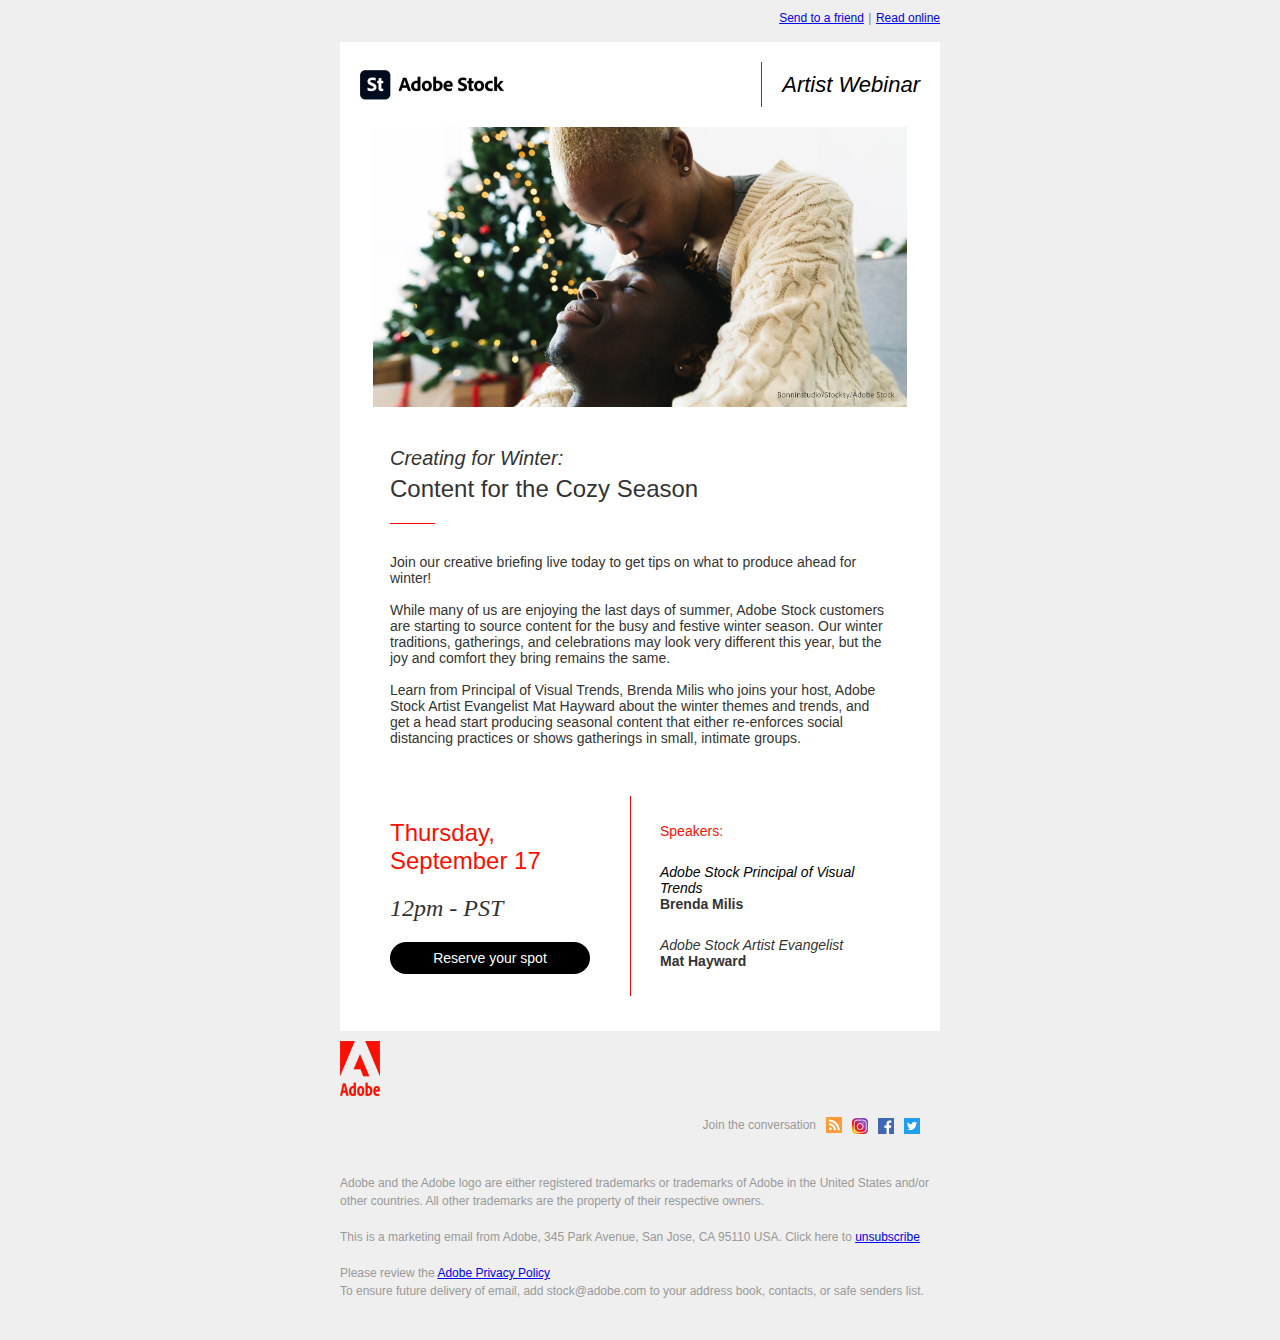
<file: adobe-page/letter-1/index.html>
<html>
	<head>
    	<meta charset="UTF-8">
    	<title>Adobe Stock email</title>
    	<meta name="discription" lang="eng" content="Adobe Stock #1 html,css">
    	<meta name="discription" lang="ru" content="Adobe Stock #1 html,css">
    	<meta name="author" content="Vadym Khmyrov">
    	<meta name="keywords" content="adobe stock email"> 
    	<meta name="viewport" content="width=device-width, initial-scale=1">
		<link rel="stylesheet" href="css/main.css">
	</head>
  	<body>
    	<header>
      		<ul class="header">
            	<li><a href="https://adobestock.adobe.com/index.php/email/emailWebview?ftf=true" target="blank">Send to a friend</a></li>
            	<li>|</li>
            	<li><a href="https://adobestock.adobe.com/index.php/email/emailWebview" target="blank">Read online</a></li>
     		</ul>
    	</header>
    	<main>
      		<div class="top-container">
        		<a href="https://stock.adobe.com/?mkt_tok=[base64]">
            	<img src="logo/logo_adobestock.png" width="144px">
            	</a>
            	<p></p>
            	<h1>Artist Webinar</h1>
        	</div>
        	<figure>
            	<img src="img/mail.jpeg" height="280px">
        	</figure>
       		<div class="section">
            	<p>Creating for Winter:</p>
            	<h2>Content for the Cozy Season</h2>
            	<hr align="left">
            	<p>Join our creative briefing live today to get tips on what to produce ahead for winter!
            	<br>
            	<br>
            	While many of us are enjoying the last days of summer, Adobe Stock customers are starting to source content for the busy and festive winter season. Our winter traditions, gatherings, and celebrations may look very different this year, but the joy and comfort they bring remains the same.
            	<br>
            	<br>
            	Learn from Principal of Visual Trends, Brenda Milis who joins your host, Adobe Stock Artist Evangelist Mat Hayward about the winter themes and trends, and get a head start producing seasonal content that either re-enforces social distancing practices or shows gatherings in small, intimate groups.</p>
        	</div>
        	<div class="flex-container">
            	<div class="flex-item-left">
               		<h3>Thursday,<br> September 17</h3>
               		<p>12pm - PST</p>
               		<button>Reserve your spot</button>
            	</div>
            	<div class="flex-item-center">
          			<p></p>
            	</div>
            	<div class="flex-item-right">
               		<h4>Speakers:</h4>
               		<p>
               			<i>Adobe Stock Principal of Visual Trends</i><br>
               			<b>Brenda Milis</b>
               		</p>
               		<p>
               			<i>Adobe Stock Artist Evangelist</i><br> 
               			<b>Mat Hayward</b>
               		</p>
           		</div>
        	</div>
    	</main>
    	<footer>
        	<a href="https://stock.adobe.com/ua/?mkt_tok=[base64]">
        	<img src="logo/logo_adobe.png" width="40px"></a>
        	<div class="socnetwork">
        		<p>Join the conversation</p>
        		<ul class="icon-socnetwork">
        			<li><img src="icon/icon_rss.png"></li>
           			<li><img src="icon/icon_instagram.png"></li>
            		<li><img src="icon/icon_facebook.png"></li>
            		<li><img src="icon/icon_twitter.png"></li>
        		</ul>
        	</div>
        	<p class="text-footer">Adobe and the Adobe logo are either registered trademarks or trademarks of Adobe in the United States and/or other countries. All other trademarks are the property of their respective owners.
        	<br>
        	<br>
        	This is a marketing email from Adobe, 345 Park Avenue, San Jose, CA 95110 USA. Click here to <a target="blank" href="https://www.adobe.com/unsubscribe.html?email=v.khmyrov@yahoo.com&token=owGbwMvMwMT4ynX2jfN5sRcY1ygncabmJmbm6JVUlMTt6Ewq08vOyK0syi9zqEzMyM/XS87P5eqYw8LAyMTAxsoEUsHAxSkA0++5kPmfrZCCyOnt0Yd07i7bsHlJlpmzxd1vL4Q+KhwU91scZFO9lH22z9eWHdsnLrOzTI954r/mVGDlx3fGShqZ0TveBjC+r94puPne9uOrt1cHfd31PzBMaPKX6TfbVj2JqNxe9s1VvWvLxfzY92Y2SUaXTk4PPVW3KN+fObLj/qxFOlnOL24e/jvPDgA=">unsubscribe</a>
        	<br>
        	<br>
        	Please review the <a target="blank" href="https://www.adobe.com/privacy.html?mkt_tok=[base64]">Adobe Privacy Policy</a>
        	<br>
        	To ensure future delivery of email, add stock@adobe.com to your address book, contacts, or safe senders list.</p>
    	</footer>
  	</body>
</html>
</file>
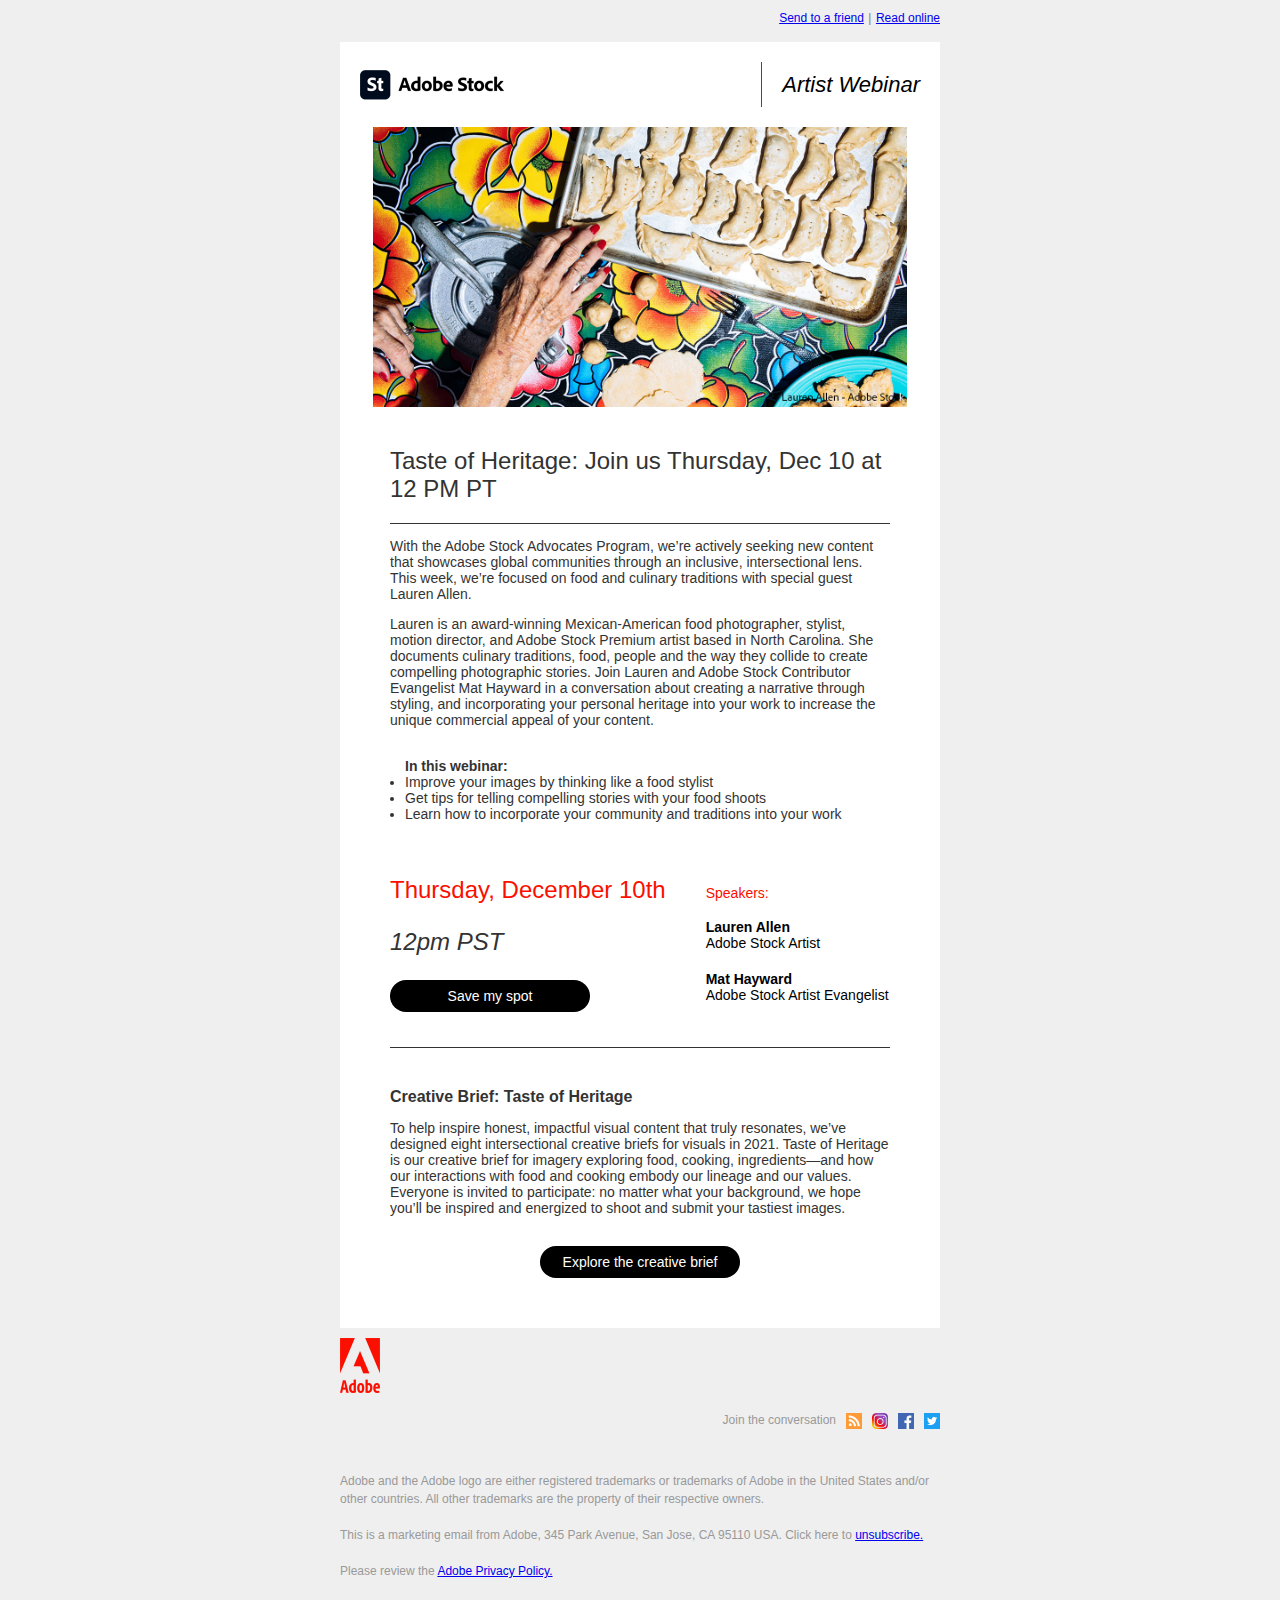
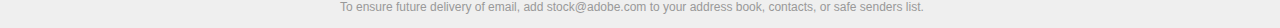
<file: adobe-page/letter-2/index.html>
<html>
	<head>
    	<meta charset="UTF-8">
    	<title>Adobe Stock email</title>
    	<meta name="discription" lang="eng" content="Adobe Stock #2 html,css">
    	<meta name="discription" lang="ru" content="Adobe Stock #2 html,css">
    	<meta name="author" content="Vadym Khmyrov">
    	<meta name="keywords" content="adobe stock email"> 
    	<meta name="viewport" content="width=device-width, initial-scale=1">
		<link rel="stylesheet" href="css/main.css">
	</head>
    <body>
        <header>
            <ul class="headerlink">
                <li><a href="https://adobestock.adobe.com/index.php/email/emailWebview?ftf=true" target="blank">Send to a friend</a></li>
                <li>|</li>
                <li><a href="https://adobestock.adobe.com/index.php/email/emailWebview?ftf=true" target="blank">Read online</a></li>
            </ul>
        </header>
        <main>
            <section class="top-main">
                <img src="logo/adobe-stock.png" alt="logotype adobe-stock">
                <p></p>
                <h1>Artist Webinar</h1>
            </section>
            <picture>
                <img src="img/main.jpeg" alt="picture adobe-stock" height="280px">
            </picture>
            <section class="center-top-main">
                <h2>Taste of Heritage: Join us Thursday, Dec 10 at 12 PM PT</h2>
                <hr>
                <p>With the Adobe Stock Advocates Program, we’re actively seeking new content that showcases global communities through an inclusive, intersectional lens. This week, we’re focused on food and culinary traditions with special guest Lauren Allen.</p>
                <p>Lauren is an award-winning Mexican-American food photographer, stylist, motion director, and Adobe Stock Premium artist based in North Carolina. She documents culinary traditions, food, people and the way they collide to create compelling photographic stories. Join Lauren and Adobe Stock Contributor Evangelist Mat Hayward in a conversation about creating a narrative through styling, and incorporating your personal heritage into your work to increase the unique commercial appeal of your content.</p>
                <ul class="center-buttom-main"><span>In this webinar:</span>
                    <li>Improve your images by thinking like a food stylist</li>
                    <li>Get tips for telling compelling stories with your food shoots</li>
                    <li>Learn how to incorporate your community and traditions into your work</li>
                </ul>
                <div class="flex-container">
                    <div class="flex-item-left">
                        <h3>Thursday, December 10th</h3>
                        <p>12pm PST</p>
                        <button>Save my spot</button>
                    </div>
                    <ul class="flex-item-right">
                        <h4>Speakers:</h4>
                        <li><span>Lauren Allen</span> Adobe Stock Artist</li>
                        <li><span>Mat Hayward</span> Adobe Stock Artist Evangelist</li>
                    </ul>
                </div>
            </section>
            <section class="bottom-main">
                <hr>
                <h5>Creative Brief: Taste of Heritage</h4>
                <p>To help inspire honest, impactful visual content that truly resonates, we’ve designed eight intersectional creative briefs for visuals in 2021. Taste of Heritage is our creative brief for imagery exploring food, cooking, ingredients—and how our interactions with food and cooking embody our lineage and our values. Everyone is invited to participate: no matter what your background, we hope you’ll be inspired and energized to shoot and submit your tastiest images.</p>
                <button>Explore the creative brief</button>
            </section>
        </main>
        <footer>
            <img class="logo-adobe" src="logo/adobe.png" alt="logotype adobe">
            <div class="socnetwork">
                <ul class="icon-socnetwork"> Join the conversation
                    <li style="cursor:pointer"><img src="icon/rss.png"></li>
                    <li style="cursor:pointer"><img src="icon/instagram.png"></li>
                    <li style="cursor:pointer"><img src="icon/facebook.png"></li>
                    <li style="cursor:pointer"><img src="icon/twitter.png"></li>
                </ul>
            </div>
            <p>Adobe and the Adobe logo are either registered trademarks or trademarks of Adobe in the United States and/or other countries. All other trademarks are the property of their respective owners.
            <br>
            <br>
            This is a marketing email from Adobe, 345 Park Avenue, San Jose, CA 95110 USA. Click here to  <a target="blank" href="https://www.adobe.com/unsubscribe.html?email=v.khmyrov@yahoo.com&token=owGbwMvMwMT4ynX2jfN5sRcY1ygncabmJmbm6JVUlMTt6Ewq08vOyK0syi9zqEzMyM/XS87P5eqYw8LAyMTAxsoEUsHAxSkA0++5kPmfrZCCyOnt0Yd07i7bsHlJlpmzxd1vL4Q+KhwU91scZFO9lH22z9eWHdsnLrOzTI954r/mVGDlx3fGShqZ0TveBjC+r94puPne9uOrt1cHfd31PzBMaPKX6TfbVj2JqNxe9s1VvWvLxfzY92Y2SUaXTk4PPVW3KN+fObLj/qxFOlnOL24e/jvPDgA="> unsubscribe.</a>
            <br>
            <br>
            Please review the <a target="blank" href="https://www.adobe.com/privacy.html?mkt_tok=[base64]">Adobe Privacy Policy.</a>
            <br>
            <br>
            To ensure future delivery of email, add stock@adobe.com to your address book, contacts, or safe senders list.
            </p>
        </footer>
    </body>
</html>
</file>
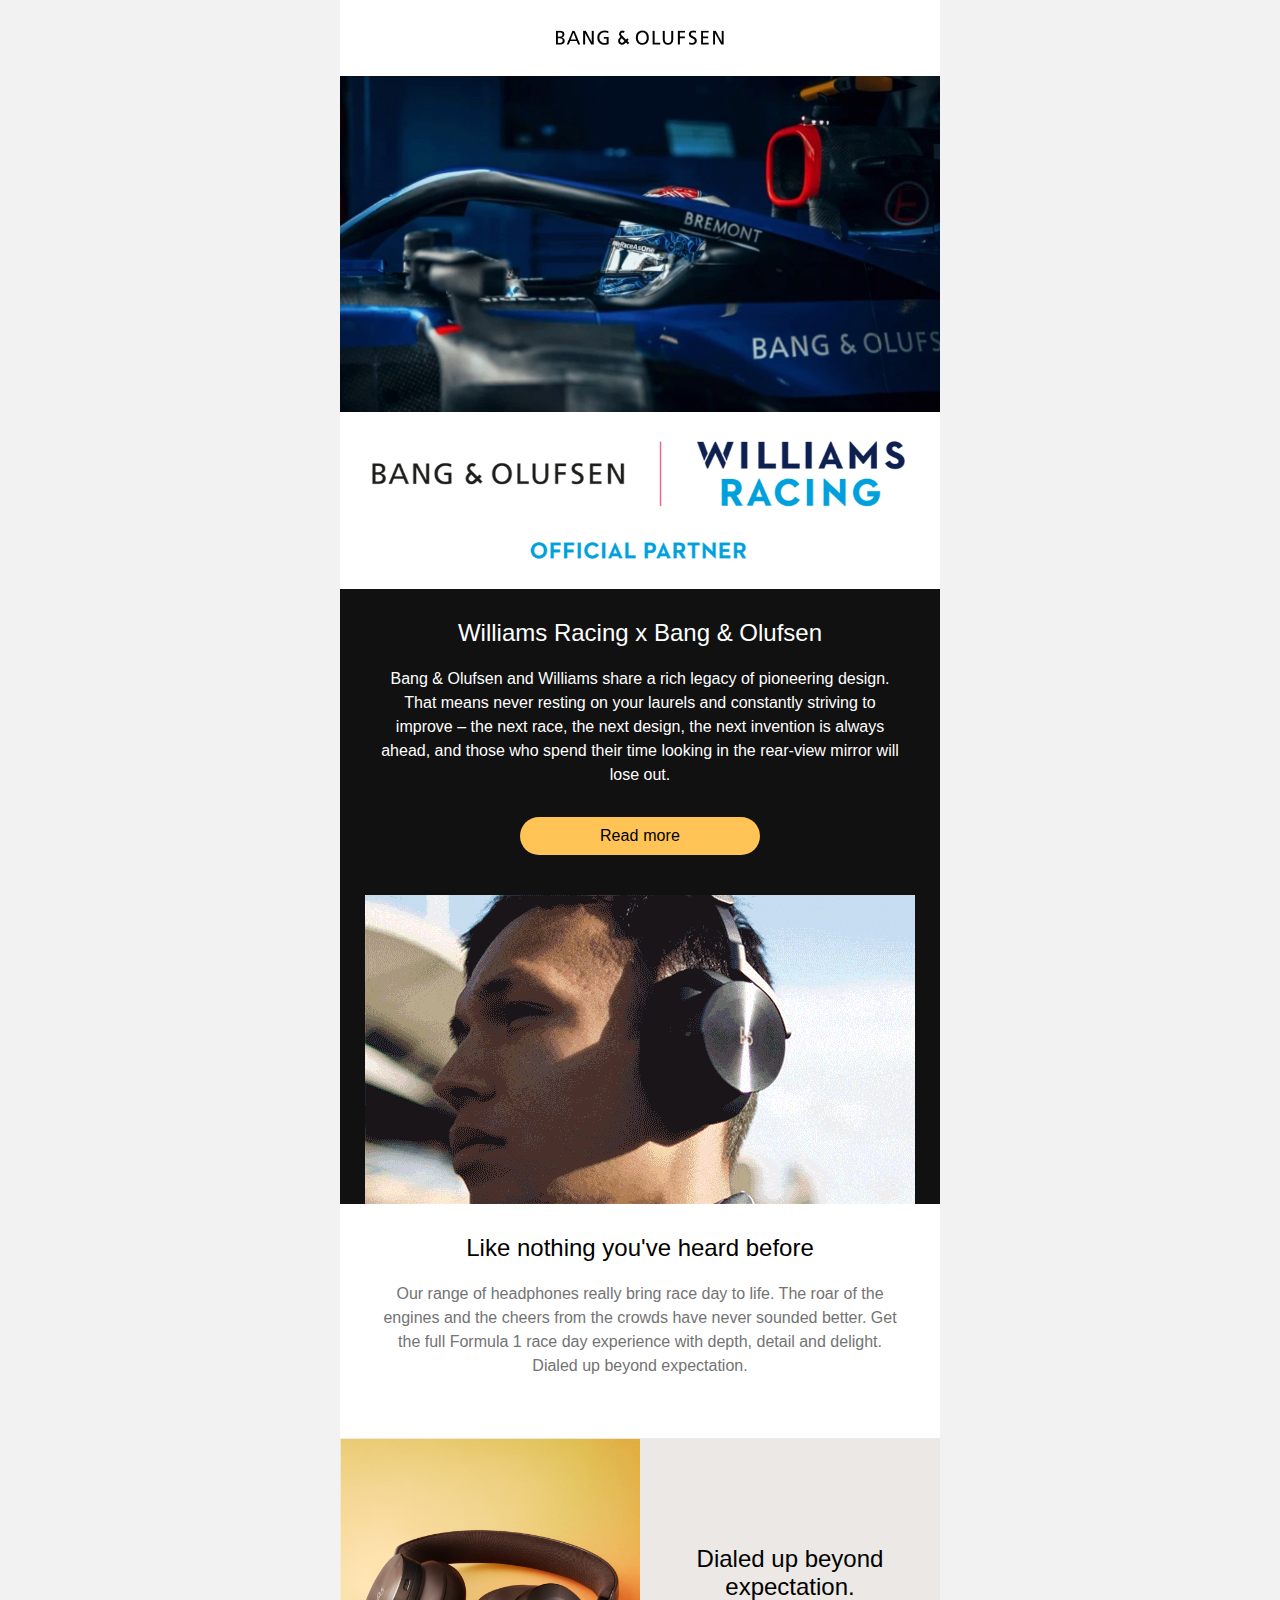
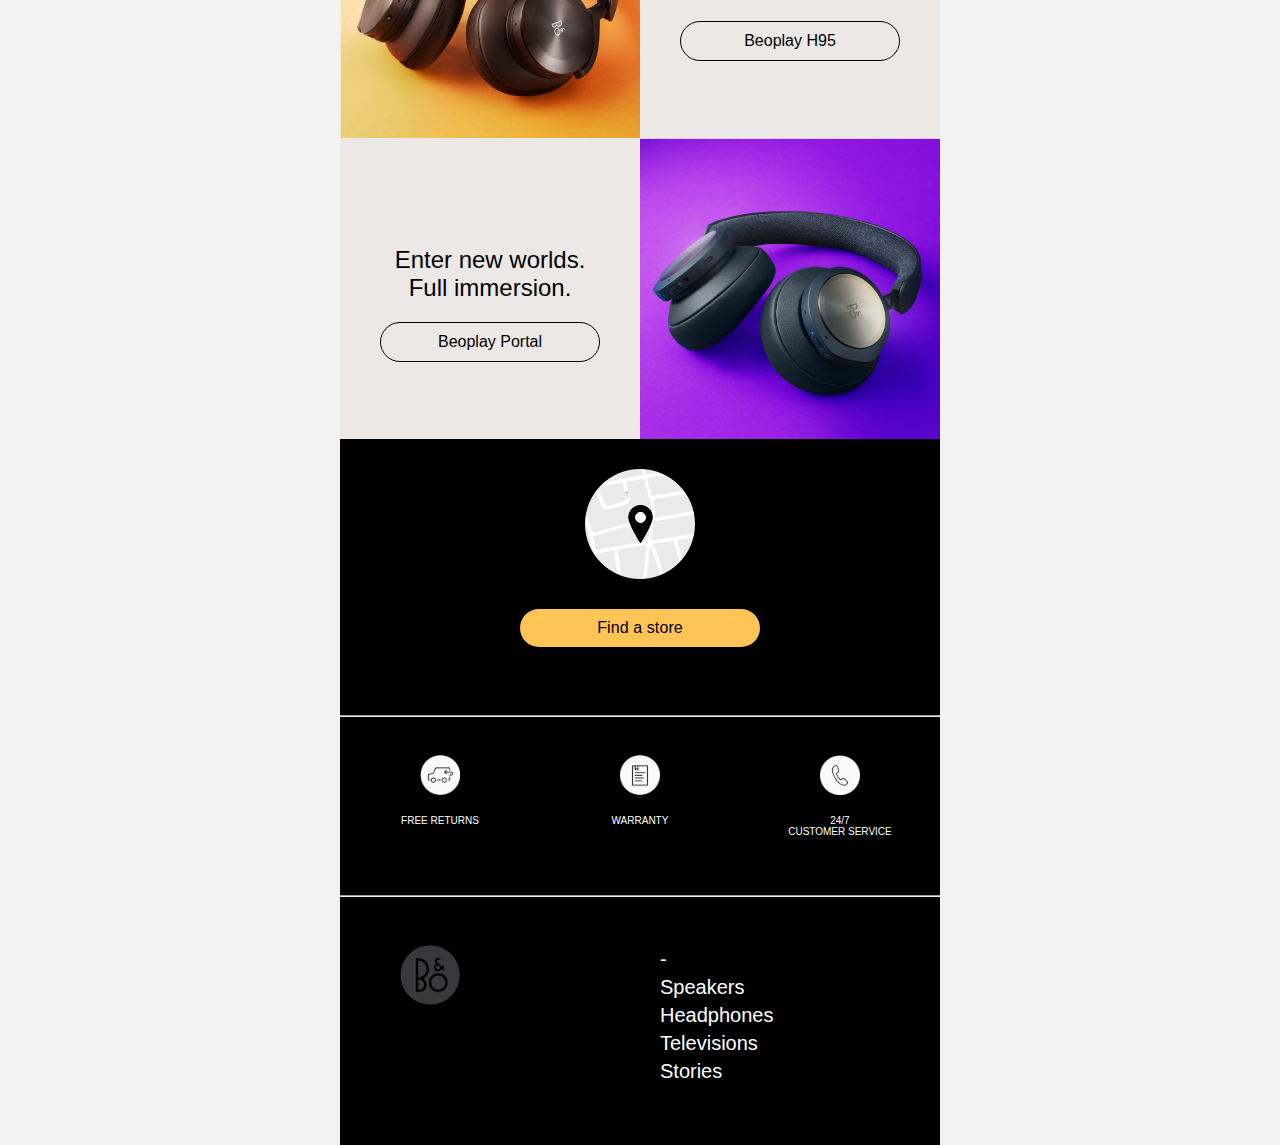
<file: bangolufsen/never-cutting-corners/index.html>
<html>
	<head>
    	<meta charset="UTF-8">
    	<title>Bang&Olufsen never cutting corners</title>
    	<meta name="discription" lang="eng" content="Beng&Olufsen email never-cutting-corners">
    	<meta name="author" content="Vadym Khmyrov">
    	<meta name="keywords" content="beng&olufsen email"> 
    	<meta name="viewport" content="width=device-width, initial-scale=1">
    	<link href="https://beoecomassets.azureedge.net/assets/static/styles/fonts/acsemail.css?family=beosupreme&amp;display=swap" rel="stylesheet">
		<link rel="stylesheet" href="css/style.css">
	</head>
	<body>
		<header>
			<a href="https://www.bang-olufsen.com/en/int?utm_medium=email&utm_source=newsletter&utm_campaign=editorial-williams-team%20xSell-en-preferred-language_0702-ie_gb_us_ca_dk_it_fr_be_nl_lu_es_senofi_pt_dach&sid=68761d194fd242da800a9e545e10bbe8" target="_blank">
				<img src="img/b&o-header.png">
			</a>
			<a href="https://www.williamsf1.com/?utm_medium=email&utm_source=newsletter&utm_campaign=editorial-williams-team%20xSell-en-preferred-language_0702-ie_gb_us_ca_dk_it_fr_be_nl_lu_es_senofi_pt_dach&sid=68761d194fd242da800a9e545e10bbe8" target="_blank">
				<img src="img/b&o-mainbaner.jpeg">
				<img src="img/b&o-img.png">
			</a>
		</header>
		<main>
			<div class="main-top">
				<div class="title-first">
						<h1 class="h1">Williams Racing x Bang & Olufsen</h1>
						<p class="p">Bang & Olufsen and Williams share a rich legacy of pioneering design. That means never resting on your laurels and constantly striving to improve – the next race, the next design, the next invention is always ahead, and those who spend their time looking in the rear-view mirror will lose out.</p>
				</div>
				<button class="button-yelow">Read more</button>
				<a href="https://www.bang-olufsen.com/en/int/headphones/beoplay-h95?utm_medium=email&utm_source=newsletter&utm_campaign=editorial-williams-team%20xSell-en-preferred-language_0702-ie_gb_us_ca_dk_it_fr_be_nl_lu_es_senofi_pt_dach&sid=68761d194fd242da800a9e545e10bbe8" target="_blank">
					<img src="img/b&o-gif.gif">
				</a>
			</div>
			<div class="title-body">
				<h1 class="h1">Like nothing you've heard before</h1>
				<p class="p">Our range of headphones really bring race day to life. The roar of the engines and the cheers from the crowds have never sounded better. Get the full Formula 1 race day experience with depth, detail and delight. Dialed up beyond expectation.</p>
			</div>
			<section class="section">
				<div class="section__container">
					<div class="item-img">
						<a  href="https://www.bang-olufsen.com/en/int/headphones/beoplay-portal?utm_medium=email&utm_source=newsletter&utm_campaign=editorial-williams-team%20xSell-en-preferred-language_0702-ie_gb_us_ca_dk_it_fr_be_nl_lu_es_senofi_pt_dach&sid=68761d194fd242da800a9e545e10bbe8" target="_blank">
							<img src="img/b&o-banner-1.png" alt="Headphone benq&olufsen">
						</a>
					</div>
					<div class="item-text">
						<div class="item-title">
							<h1 class="h1">Dialed up beyond expectation.</h1>
							<button>Beoplay H95</button>
						</div>
					</div>
				</div>
				<div class="section__container">
					<div class="item-text">
						<div class="item-title">
							<h1 class="h1">Enter new worlds.<br>Full immersion.</h1>
							<button>Beoplay Portal</button>
						</div>
					</div>
					<div class="item-img">
						<a  href="https://www.bang-olufsen.com/en/int/headphones/beoplay-portal?utm_medium=email&utm_source=newsletter&utm_campaign=editorial-williams-team%20xSell-en-preferred-language_0702-ie_gb_us_ca_dk_it_fr_be_nl_lu_es_senofi_pt_dach&sid=68761d194fd242da800a9e545e10bbe8" target="_blank">
							<img src="img/b&o-banner-2.png" alt="Headphone benq&olufsen">
						</a>
					</div>
				</div>
			</section>
		</main>
		<footer class="footer">
			<div class="map-container">
				<a href="https://stores.bang-olufsen.com/en/search?utm_medium=email&utm_source=newsletter&utm_campaign=editorial-williams-team%20xSell-en-preferred-language_0702-ie_gb_us_ca_dk_it_fr_be_nl_lu_es_senofi_pt_dach&sid=68761d194fd242da800a9e545e10bbe8" target="_blank">
					<img src="img/b&o-map.png">
				</a>
				<button class="button-yelow">Find a store</button>
			</div>
			<hr>
			<div class="utp">
				<div class="utp-body">
					<div class="utp__row">
						<div class="utp__column">
							<div class="item-utp">
								<div class="item-utp__icon">
									<img src="img/utp/car.png">
								</div>
								<div class="item-utp__text">FREE RETURNS</div>
							</div>
						</div>
						<div class="utp__column">
							<div class="item-utp">
								<div class="item-utp__icon">
									<img src="img/utp/doc.png">
								</div>
								<div class="item-utp__text">WARRANTY</div>
							</div>
						</div>
						<div class="utp__column">
							<div class="item-utp">
								<div class="item-utp__icon">
									<img src="img/utp/phone.png">
								</div>
								<div class="item-utp__text">24/7<br>CUSTOMER SERVICE</div>
							</div>
						</div>
					</div>
				</div>
			</div>
			<hr>
			<div class="logo-title">
				<a href="https://www.bang-olufsen.com/en/int?utm_medium=email&utm_source=newsletter&utm_campaign=editorial-williams-team%20xSell-en-preferred-language_0702-ie_gb_us_ca_dk_it_fr_be_nl_lu_es_senofi_pt_dach&sid=68761d194fd242da800a9e545e10bbe8" target="_blank">
					<img src="img/b&o-logo-v2.png" alt="The logo benq&olufsen">
				</a>
				<h2> - <br>Speakers <br> Headphones <br> Televisions <br> Stories </h2>
			</div>
		</footer>
	</body>
</file>
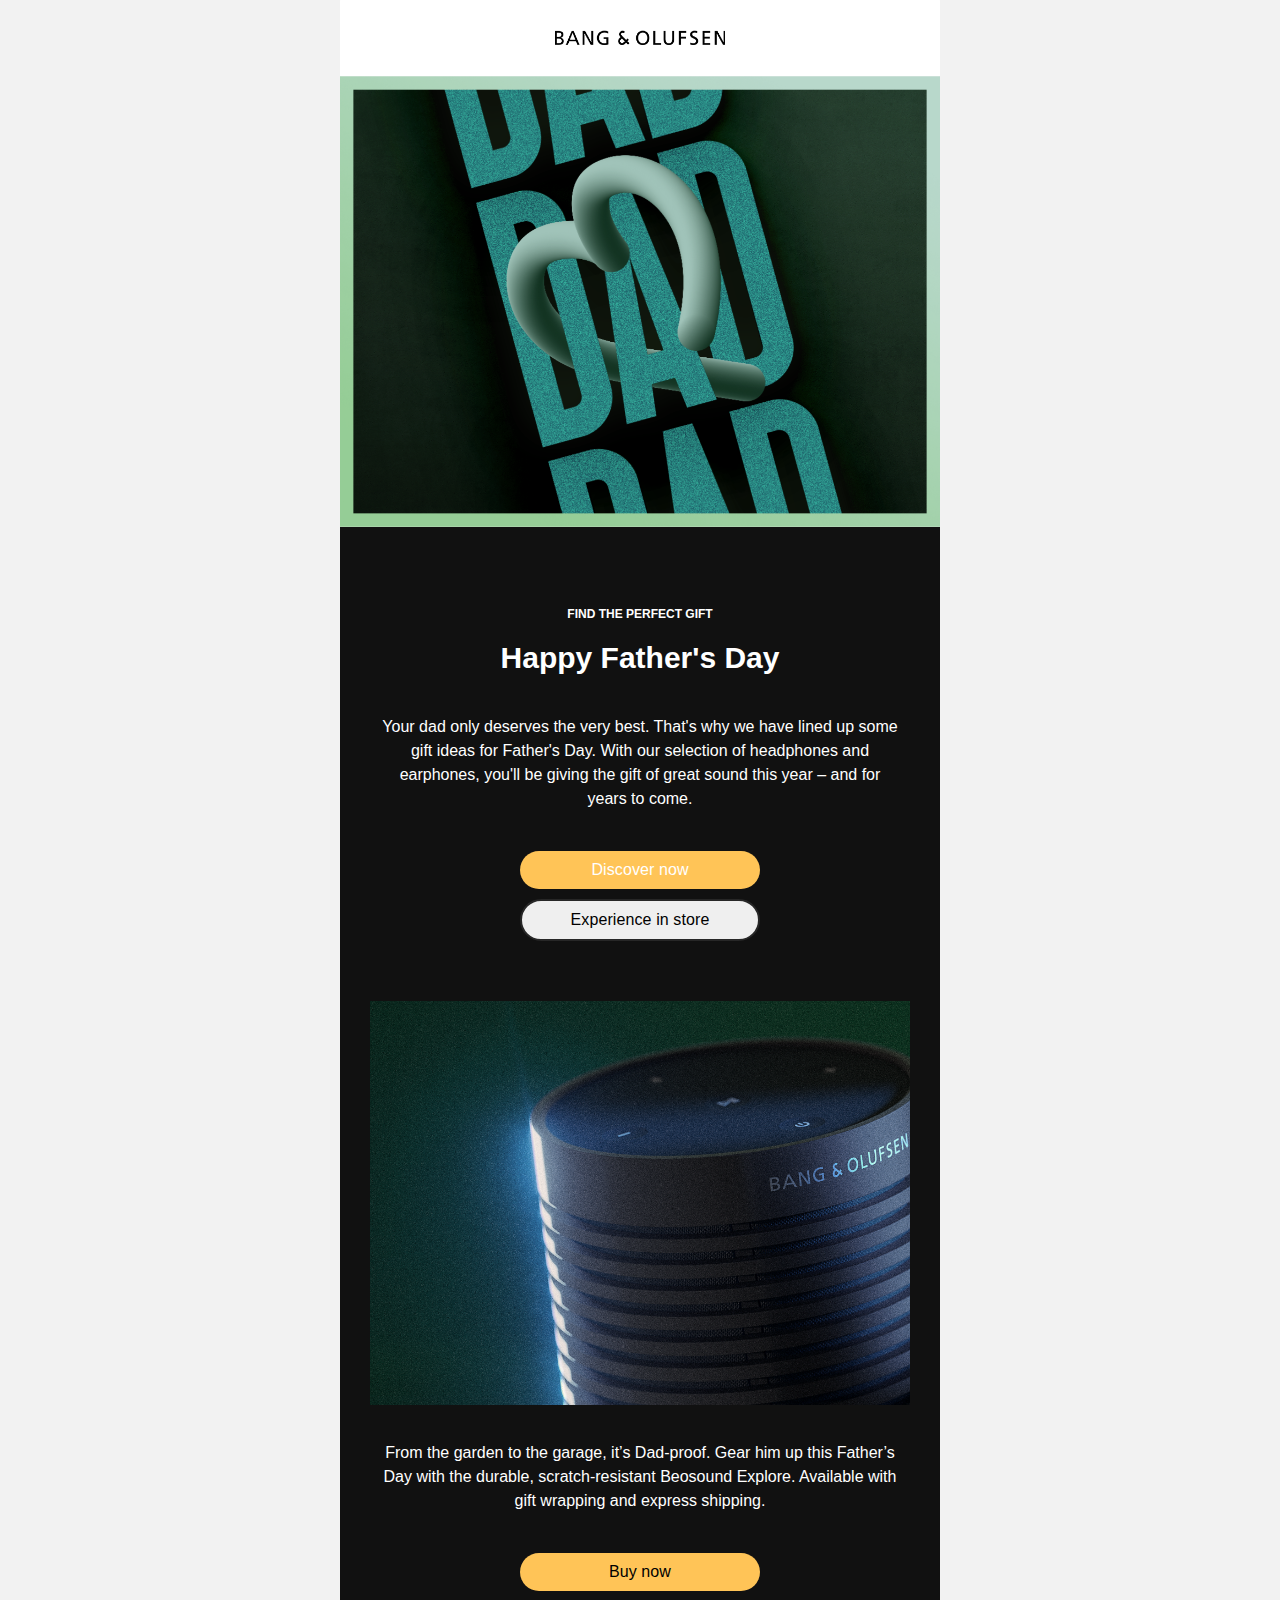
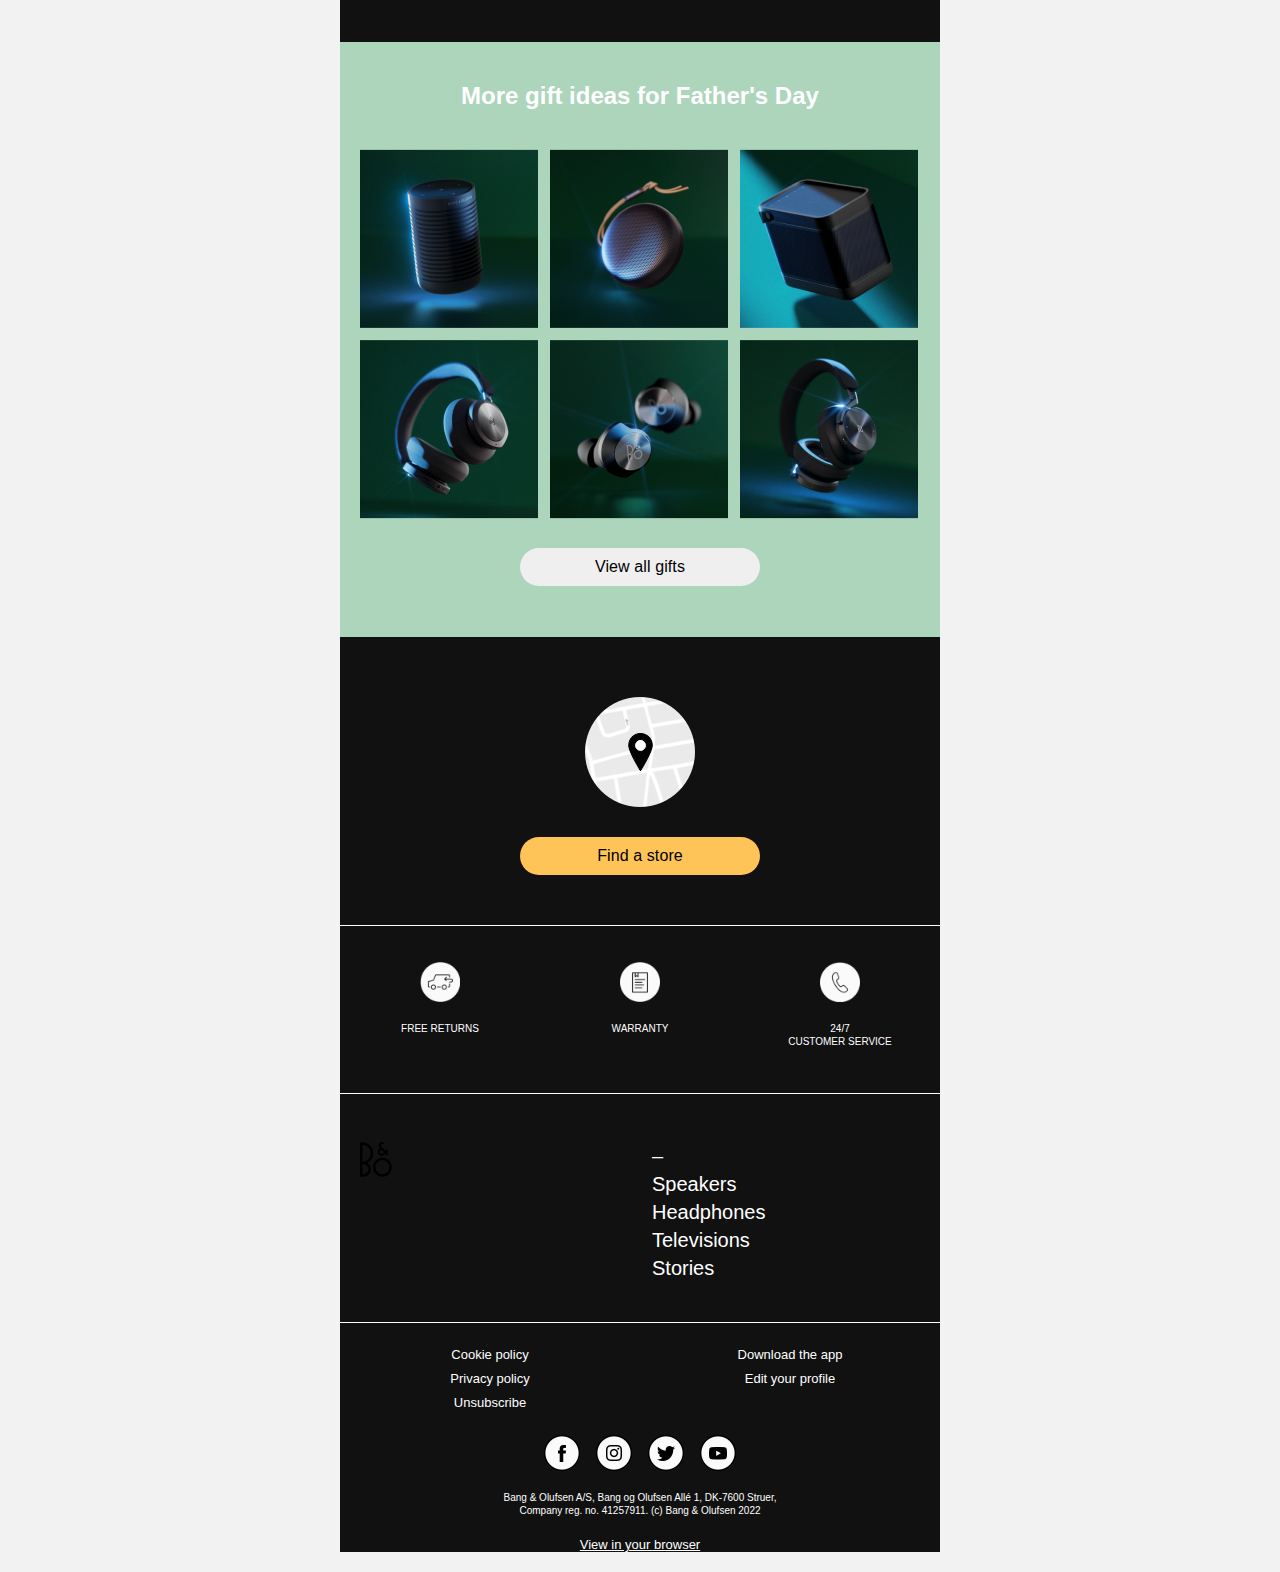
<file: bangolufsen/the-fathers-day/index.html>
<html>
	<head>
    	<meta charset="UTF-8">
    	<title>Bang&Olufsen email</title>
    	<meta name="discription" lang="eng" content="Beng&Olufsen html,css">
    	<meta name="author" content="Vadym Khmyrov">
    	<meta name="keywords" content="beng&olufsen email"> 
    	<meta name="viewport" content="width=device-width, initial-scale=1">
    	<link href="https://beoecomassets.azureedge.net/assets/static/styles/fonts/acsemail.css?family=beosupreme&amp;display=swap" rel="stylesheet">
		<link rel="stylesheet" href="css/main.css">
	</head>
	<body>
		<header>
			<a href="https://www.bang-olufsen.com/en/int?utm_medium=email&utm_source=newsletter&utm_campaign=campaign-fathers-day-0610_gb_ie_us_ca&sid=68761d194fd242da800a9e545e10bbe8" target="blank">
				<img src="img/b&o_header.png" alt="Title beng&olufsen of logo">
			</a>
			<img src="img/b&o_main.png" alt="Main banner of green abstractions">
		</header>
		<main>
			<div class="first-container">
				<h4>FIND THE PERFECT GIFT</h4>
				<h1>Happy Father's Day</h1>
				<p>Your dad only deserves the very best. That's why we have lined up some gift ideas for Father's Day. With our selection of headphones and earphones, you'll be giving the gift of great sound this year – and for years to come.</p>
				<button class="discover">Discover now</button>
				<button class="experience">Experience in store</button>
				<a href="https://www.bang-olufsen.com/en/int/speakers/beosound-explore?utm_medium=email&utm_source=newsletter&utm_campaign=campaign-fathers-day-0610_gb_ie_us_ca&sid=68761d194fd242da800a9e545e10bbe8" target="blank">
				<img src="img/b&o_img-1.png" alt="The photo a product">
				</a>
				<p>From the garden to the garage, it’s Dad-proof. Gear him up this Father’s Day with the durable, scratch-resistant Beosound Explore. Available with gift wrapping and express shipping.</p>
				<button>Buy now</button>
			</div>
			<div class="last-container">			
				<h2>More gift ideas for Father's Day</h2>
				<a href="https://www.bang-olufsen.com/en/int/gifts?utm_medium=email&utm_source=newsletter&utm_campaign=campaign-fathers-day-0610_gb_ie_us_ca&sid=68761d194fd242da800a9e545e10bbe8">
				<img src="img/b&o_img-2.png" alt="The photo of products bang&olufsen">
				</a>
				<button>View all gifts</button>
			</div>
		</main>
		<footer>
				<div>
					<a href="https://stores.bang-olufsen.com/en/search?utm_medium=email&utm_source=newsletter&utm_campaign=campaign-fathers-day-0610_gb_ie_us_ca&sid=68761d194fd242da800a9e545e10bbe8" target="blank">
						<img src="img/map.png" alt="the img of marker on map">
					</a>
					<button>Find a store</button>
					<hr>
					<ul class="un-sell-propos">
						<li>
							<img src="icon/icon-1.png">
							<p>FREE RETURNS</p>
						</li>
						<li>
							<img src="icon/icon-2.png">
							<p>WARRANTY</p>
						</li>
						<li>
							<img src="icon/icon-3.png">
							<p>24/7 <br> CUSTOMER SERVICE</p>
						</li>
					</ul>
					<hr>
				</div>
				<div class="container-logo">
					<a href="https://www.bang-olufsen.com/en/int?utm_medium=email&utm_source=newsletter&utm_campaign=campaign-fathers-day-0610_gb_ie_us_ca&sid=68761d194fd242da800a9e545e10bbe8" target="blank">
						<img src="logo/b&o.png" alt="The logo bang&olufsen">
					</a>
					<h3>‒ <br> Speakers <br> Headphones <br> Televisions <br> Stories</h3>
				</div>
				<hr>
				<div class="container-buttom-links">
					<p> Cookie policy <br> Privacy policy <br> Unsubscribe</p>
					<p>Download the app <br> Edit your profile</p>
				</div>
				<div>
					<ul class="container-icon-socnetwork">
						<li>
							<img src="icon/facebook.png">
						</li>
						<li>
							<img src="icon/instagram.png">
						</li>
						<li>
							<img src="icon/twiter.png">
						</li>
						<li>
							<img src="icon/youtube.png">
						</li>
					</ul>
				</div>
				<div class="container-footer-buttom">
					<p>Bang & Olufsen A/S, Bang og Olufsen Allé 1, DK-7600 Struer,<br> Company reg. no. 41257911. (c) Bang & Olufsen 2022</p>
					<a href="http://m2.marketing1.bang-olufsen.dk/rest/head/mirrorPage/@9LlRwpSWPMqXbWM3rkZVdHcKRjMID0Dldkzis3PFliprsv_I3nZNG0gBA0kx_u3K9kAvXdtaHqfGJwG2P5b0y0xI7QAMAEM4_Y_N_SXwUEuhtsug.html?utm_medium=email&utm_source=newsletter&utm_campaign=campaign-fathers-day-0610_gb_ie_us_ca&sid=68761d194fd242da800a9e545e10bbe8" target="blank">View in your browser</a>
				</div>
		</footer>
	</body>
</file>
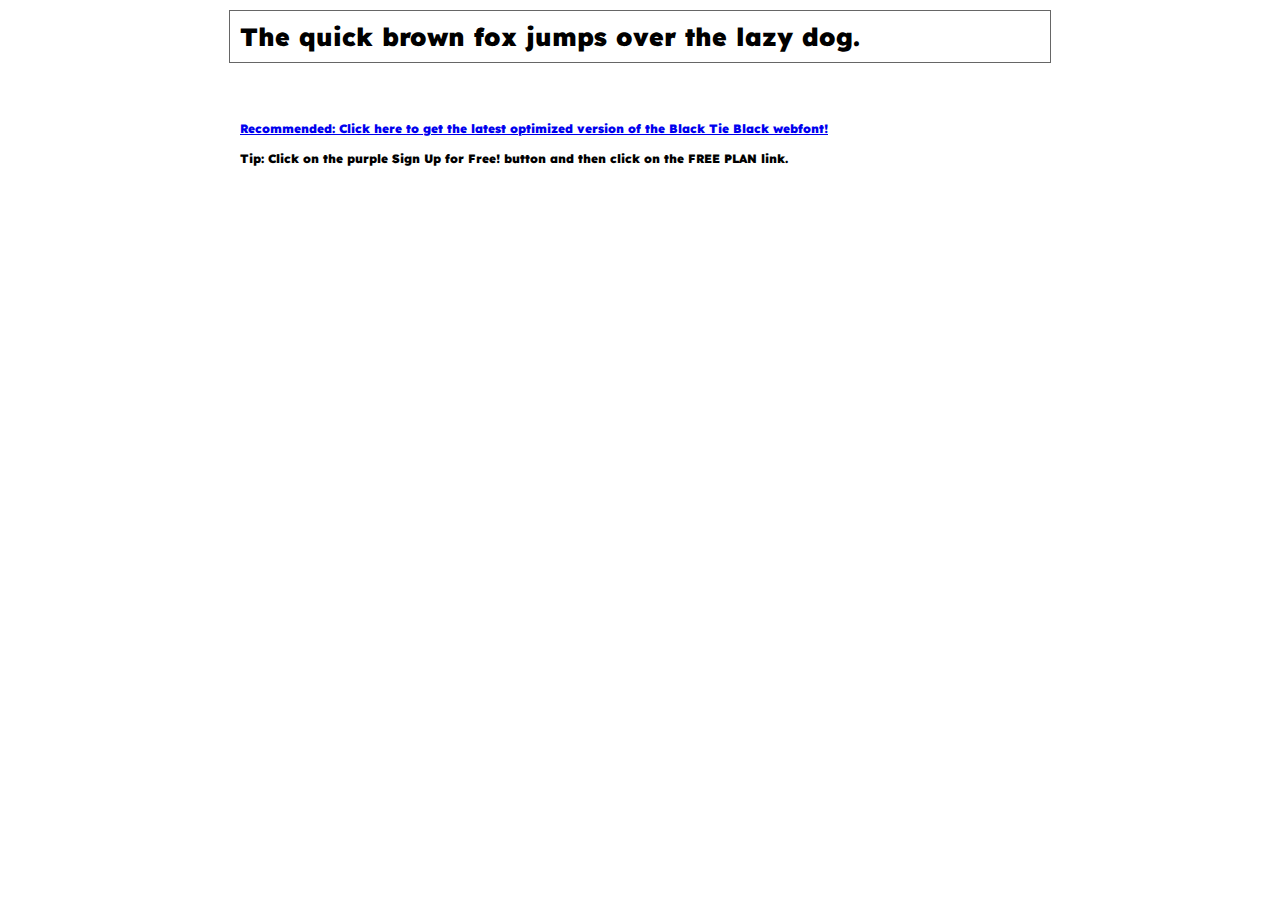
<file: bangolufsen/the-fathers-day/font/LexendDeca-Black/demo.html>
<!DOCTYPE html PUBLIC "-//W3C//DTD XHTML 1.0 Transitional//EN" "http://www.w3.org/TR/xhtml1/DTD/xhtml1-transitional.dtd">
<html xmlns="http://www.w3.org/1999/xhtml">
<head>
	<meta http-equiv="Content-Type" content="text/html; charset=utf-8" />
	<title>@font-face Demo</title>
	<link rel="stylesheet" href="fonts.css" type="text/css" charset="utf-8" />
	<style type="text/css">
	body {
		background-color:white;
		font-family:Verdana,Tahoma,Arial,Sans-Serif;
		color:black;
		font-size:12px;
	}

	.demo
	{
		font-family:'Conv_LexendDeca-Black',Sans-Serif;
		width:800px;
		margin:10px auto;
		text-align:left;
		border:1px solid #666;
		padding:10px;
	}

	.hint
	{
		font-family:'Conv_LexendDeca-Black',Sans-Serif;
		width:800px;
		margin:10px auto;
		text-align:left;
		border:1px;
		padding:10px;
	}
	</style>
</head>
<body>
	<div class="demo" style="font-size:25px">
		The quick brown fox jumps over the lazy dog.
	</div>


	<br>
	<br>
	<div class="hint">
		<a href="http://www.fonts.com/font/scholtz-fonts/black-tie/black/web-font?SiteId=64">Recommended: Click here to get the latest optimized version of the Black Tie Black webfont!</a><br /><br />
		Tip: Click on the purple <strong>Sign Up for Free!</strong> button and then click on the <strong>FREE PLAN</strong> link.
	</div>
</body>
</html>
</file>
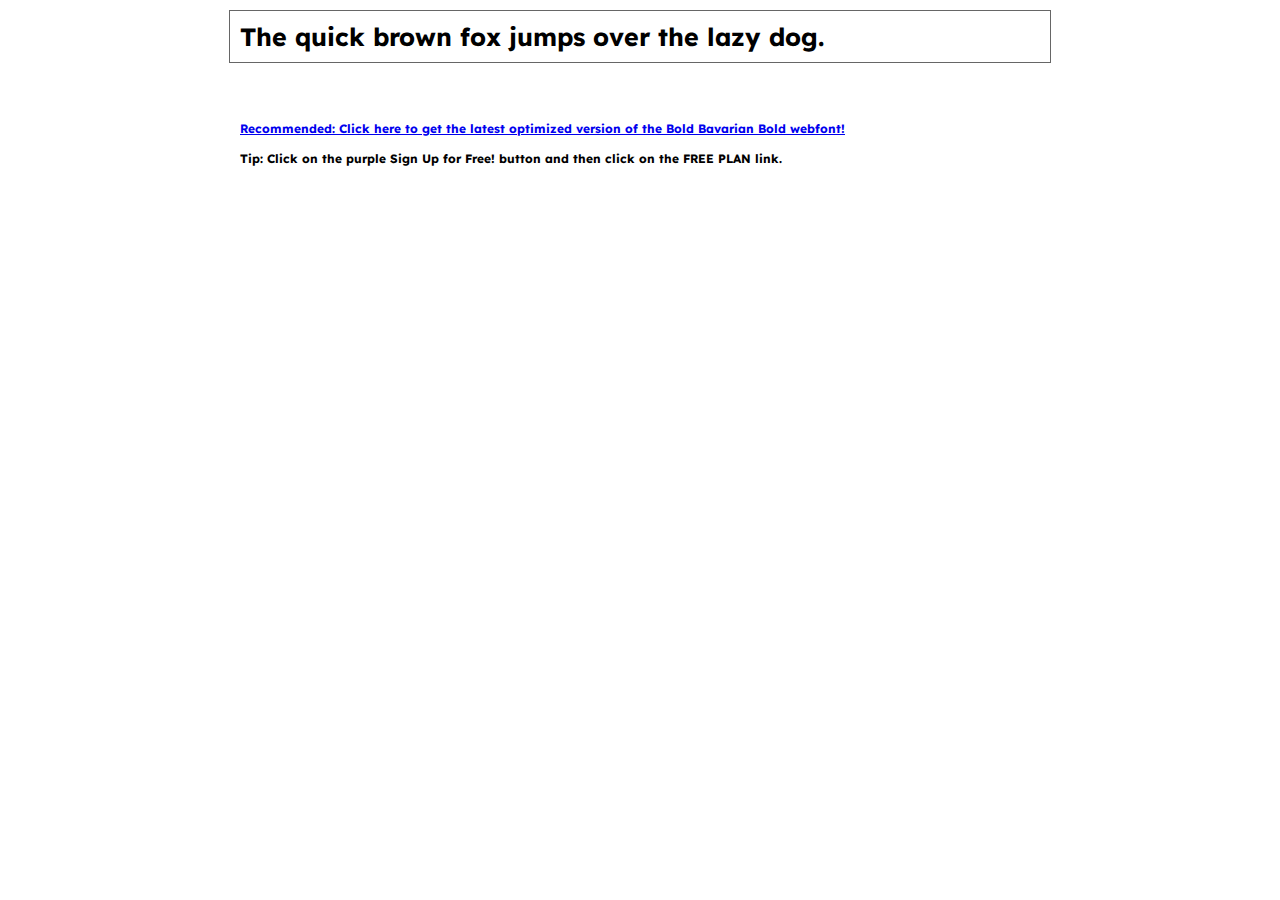
<file: bangolufsen/the-fathers-day/font/LexendDeca-Bold/demo.html>
<!DOCTYPE html PUBLIC "-//W3C//DTD XHTML 1.0 Transitional//EN" "http://www.w3.org/TR/xhtml1/DTD/xhtml1-transitional.dtd">
<html xmlns="http://www.w3.org/1999/xhtml">
<head>
	<meta http-equiv="Content-Type" content="text/html; charset=utf-8" />
	<title>@font-face Demo</title>
	<link rel="stylesheet" href="fonts.css" type="text/css" charset="utf-8" />
	<style type="text/css">
	body {
		background-color:white;
		font-family:Verdana,Tahoma,Arial,Sans-Serif;
		color:black;
		font-size:12px;
	}

	.demo
	{
		font-family:'Conv_LexendDeca-Bold',Sans-Serif;
		width:800px;
		margin:10px auto;
		text-align:left;
		border:1px solid #666;
		padding:10px;
	}

	.hint
	{
		font-family:'Conv_LexendDeca-Bold',Sans-Serif;
		width:800px;
		margin:10px auto;
		text-align:left;
		border:1px;
		padding:10px;
	}
	</style>
</head>
<body>
	<div class="demo" style="font-size:25px">
		The quick brown fox jumps over the lazy dog.
	</div>


	<br>
	<br>
	<div class="hint">
		<a href="http://www.fonts.com/font/wiescher-design/bold-bavarian/bold/web-font?SiteId=64">Recommended: Click here to get the latest optimized version of the Bold Bavarian Bold webfont!</a><br /><br />
		Tip: Click on the purple <strong>Sign Up for Free!</strong> button and then click on the <strong>FREE PLAN</strong> link.
	</div>
</body>
</html>
</file>
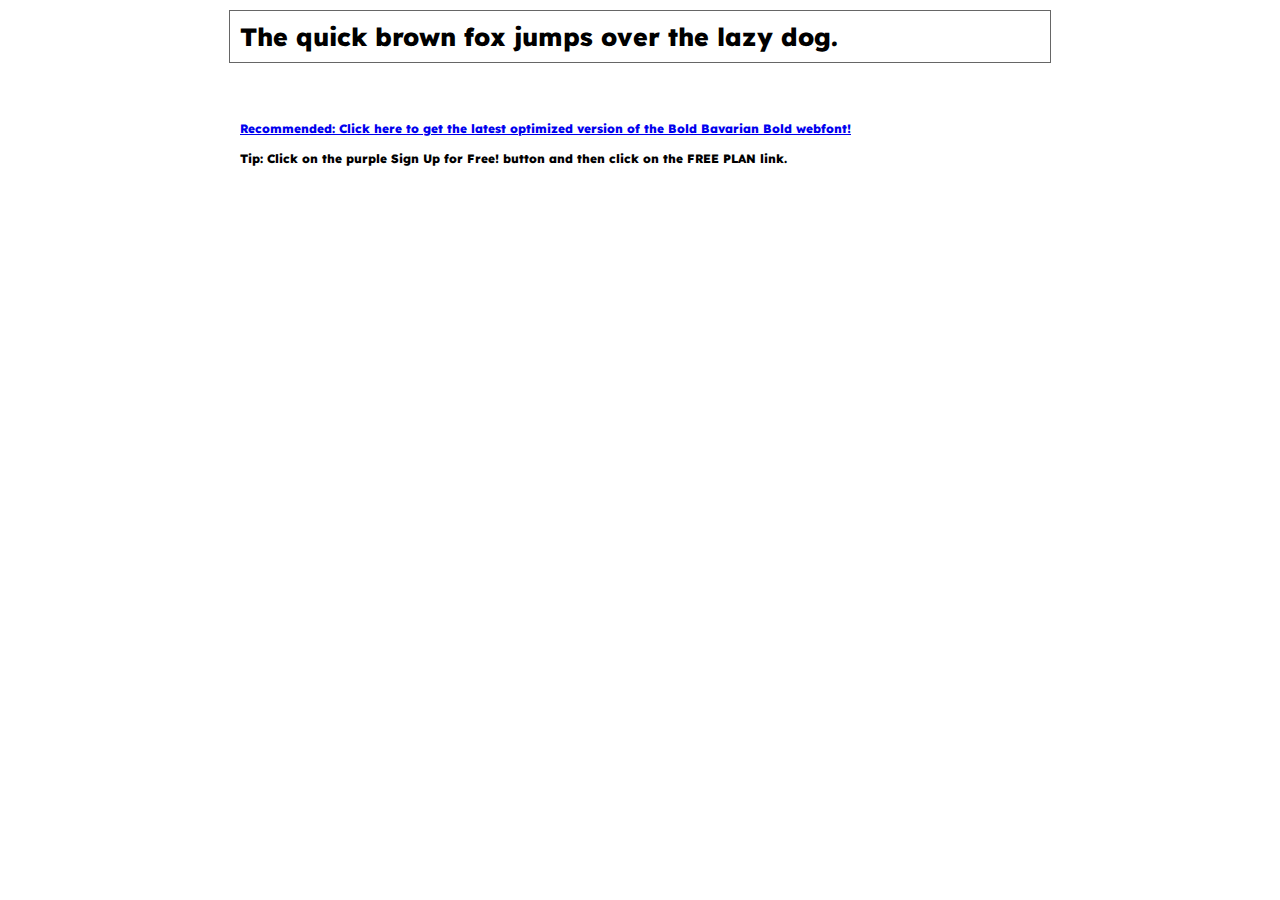
<file: bangolufsen/the-fathers-day/font/LexendDeca-ExtraBold/demo.html>
<!DOCTYPE html PUBLIC "-//W3C//DTD XHTML 1.0 Transitional//EN" "http://www.w3.org/TR/xhtml1/DTD/xhtml1-transitional.dtd">
<html xmlns="http://www.w3.org/1999/xhtml">
<head>
	<meta http-equiv="Content-Type" content="text/html; charset=utf-8" />
	<title>@font-face Demo</title>
	<link rel="stylesheet" href="fonts.css" type="text/css" charset="utf-8" />
	<style type="text/css">
	body {
		background-color:white;
		font-family:Verdana,Tahoma,Arial,Sans-Serif;
		color:black;
		font-size:12px;
	}

	.demo
	{
		font-family:'Conv_LexendDeca-ExtraBold',Sans-Serif;
		width:800px;
		margin:10px auto;
		text-align:left;
		border:1px solid #666;
		padding:10px;
	}

	.hint
	{
		font-family:'Conv_LexendDeca-ExtraBold',Sans-Serif;
		width:800px;
		margin:10px auto;
		text-align:left;
		border:1px;
		padding:10px;
	}
	</style>
</head>
<body>
	<div class="demo" style="font-size:25px">
		The quick brown fox jumps over the lazy dog.
	</div>


	<br>
	<br>
	<div class="hint">
		<a href="http://www.fonts.com/font/wiescher-design/bold-bavarian/bold/web-font?SiteId=64">Recommended: Click here to get the latest optimized version of the Bold Bavarian Bold webfont!</a><br /><br />
		Tip: Click on the purple <strong>Sign Up for Free!</strong> button and then click on the <strong>FREE PLAN</strong> link.
	</div>
</body>
</html>
</file>
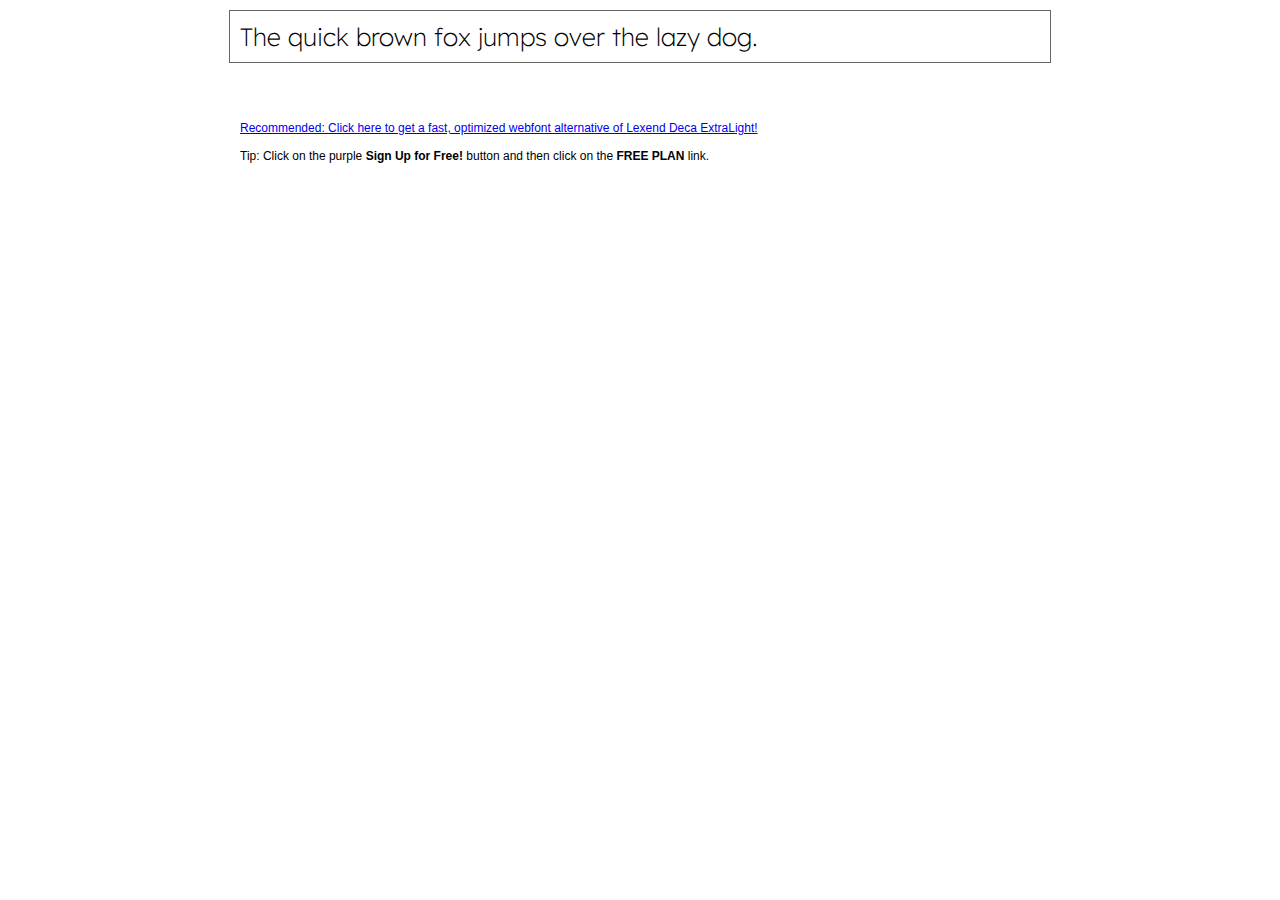
<file: bangolufsen/the-fathers-day/font/LexendDeca-ExtraLight/demo.html>
<!DOCTYPE html PUBLIC "-//W3C//DTD XHTML 1.0 Transitional//EN" "http://www.w3.org/TR/xhtml1/DTD/xhtml1-transitional.dtd">
<html xmlns="http://www.w3.org/1999/xhtml">
<head>
	<meta http-equiv="Content-Type" content="text/html; charset=utf-8" />
	<title>@font-face Demo</title>
	<link rel="stylesheet" href="fonts.css" type="text/css" charset="utf-8" />
	<style type="text/css">
	body {
		background-color:white;
		font-family:Verdana,Tahoma,Arial,Sans-Serif;
		color:black;
		font-size:12px;
	}

	.demo
	{
		font-family:'Conv_LexendDeca-ExtraLight',Sans-Serif;
		width:800px;
		margin:10px auto;
		text-align:left;
		border:1px solid #666;
		padding:10px;
	}

	.hint
	{
		font-family:'Conv_Sansus Webissimo-Regular',Sans-Serif;
		width:800px;
		margin:10px auto;
		text-align:left;
		border:1px;
		padding:10px;
	}

	</style>
</head>
<body>
	<div class="demo" style="font-size:25px">
		The quick brown fox jumps over the lazy dog.
	</div>

	<br>
	<br>
	<div class="hint">
		<a href="http://www.font2web.com/searchfreewebfont.php?Lexend+Deca+ExtraLight">Recommended: Click here to get a fast, optimized webfont alternative of Lexend Deca ExtraLight!</a><br><br>
		Tip: Click on the purple <strong>Sign Up for Free!</strong> button and then click on the <strong>FREE PLAN</strong> link.
	</div>

</body>
</html>
</file>
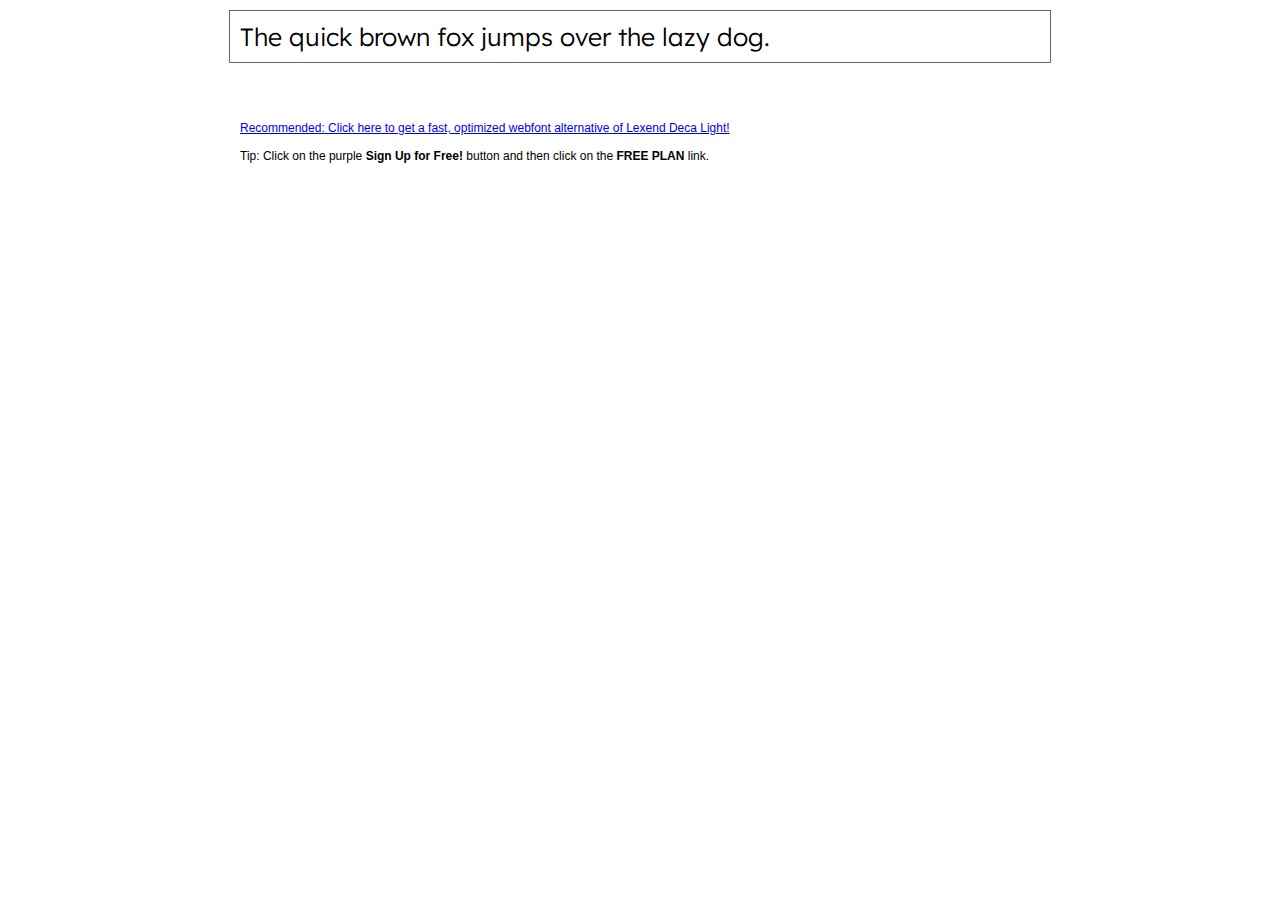
<file: bangolufsen/the-fathers-day/font/LexendDeca-Light/demo.html>
<!DOCTYPE html PUBLIC "-//W3C//DTD XHTML 1.0 Transitional//EN" "http://www.w3.org/TR/xhtml1/DTD/xhtml1-transitional.dtd">
<html xmlns="http://www.w3.org/1999/xhtml">
<head>
	<meta http-equiv="Content-Type" content="text/html; charset=utf-8" />
	<title>@font-face Demo</title>
	<link rel="stylesheet" href="fonts.css" type="text/css" charset="utf-8" />
	<style type="text/css">
	body {
		background-color:white;
		font-family:Verdana,Tahoma,Arial,Sans-Serif;
		color:black;
		font-size:12px;
	}

	.demo
	{
		font-family:'Conv_LexendDeca-Light',Sans-Serif;
		width:800px;
		margin:10px auto;
		text-align:left;
		border:1px solid #666;
		padding:10px;
	}

	.hint
	{
		font-family:'Conv_Sansus Webissimo-Regular',Sans-Serif;
		width:800px;
		margin:10px auto;
		text-align:left;
		border:1px;
		padding:10px;
	}

	</style>
</head>
<body>
	<div class="demo" style="font-size:25px">
		The quick brown fox jumps over the lazy dog.
	</div>

	<br>
	<br>
	<div class="hint">
		<a href="http://www.font2web.com/searchfreewebfont.php?Lexend+Deca+Light">Recommended: Click here to get a fast, optimized webfont alternative of Lexend Deca Light!</a><br><br>
		Tip: Click on the purple <strong>Sign Up for Free!</strong> button and then click on the <strong>FREE PLAN</strong> link.
	</div>

</body>
</html>
</file>
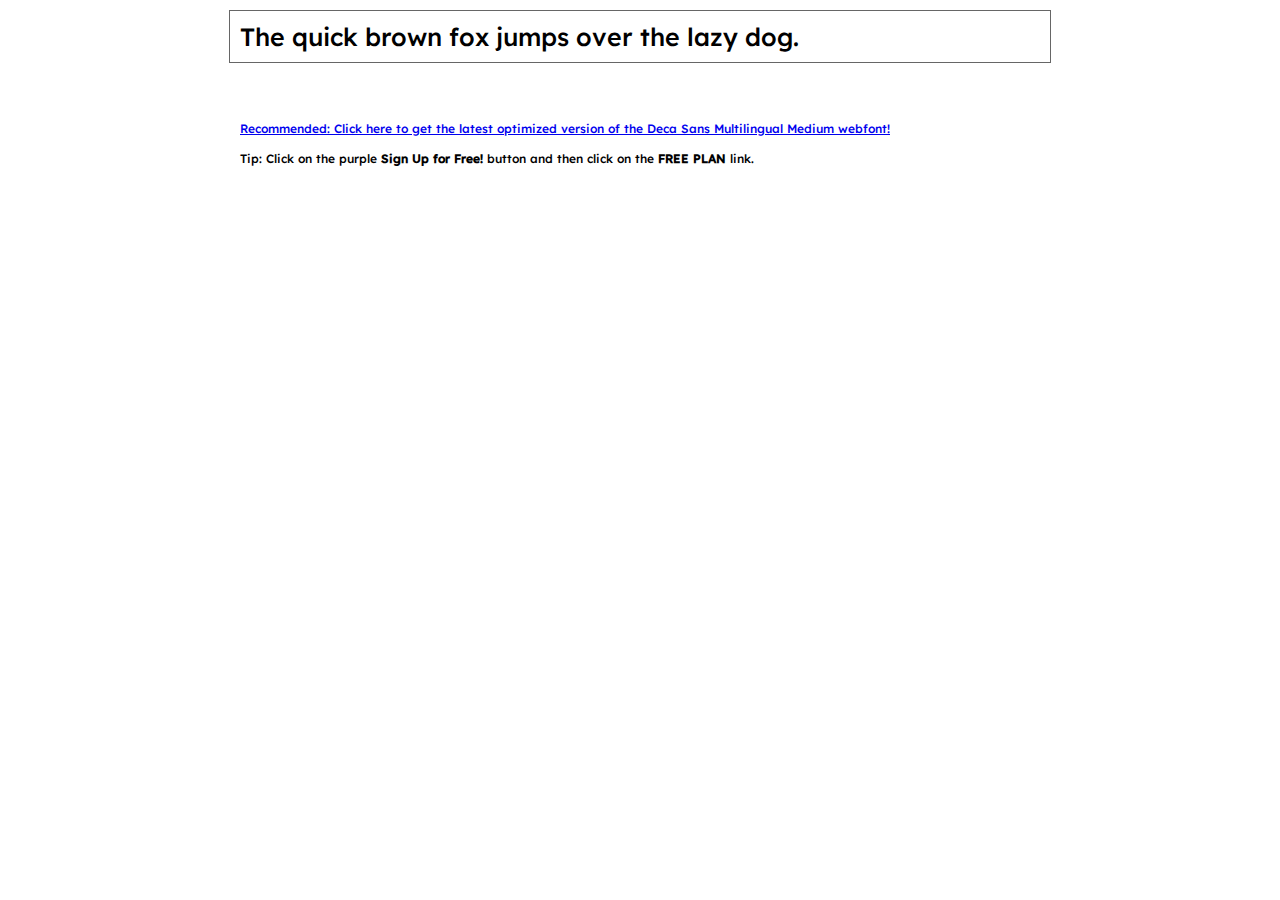
<file: bangolufsen/the-fathers-day/font/LexendDeca-Medium/demo.html>
<!DOCTYPE html PUBLIC "-//W3C//DTD XHTML 1.0 Transitional//EN" "http://www.w3.org/TR/xhtml1/DTD/xhtml1-transitional.dtd">
<html xmlns="http://www.w3.org/1999/xhtml">
<head>
	<meta http-equiv="Content-Type" content="text/html; charset=utf-8" />
	<title>@font-face Demo</title>
	<link rel="stylesheet" href="fonts.css" type="text/css" charset="utf-8" />
	<style type="text/css">
	body {
		background-color:white;
		font-family:Verdana,Tahoma,Arial,Sans-Serif;
		color:black;
		font-size:12px;
	}

	.demo
	{
		font-family:'Conv_LexendDeca-Medium',Sans-Serif;
		width:800px;
		margin:10px auto;
		text-align:left;
		border:1px solid #666;
		padding:10px;
	}

	.hint
	{
		font-family:'Conv_LexendDeca-Medium',Sans-Serif;
		width:800px;
		margin:10px auto;
		text-align:left;
		border:1px;
		padding:10px;
	}
	</style>
</head>
<body>
	<div class="demo" style="font-size:25px">
		The quick brown fox jumps over the lazy dog.
	</div>


	<br>
	<br>
	<div class="hint">
		<a href="http://www.fonts.com/font/paratype/deca-sans/multilingual-medium/web-font?SiteId=64">Recommended: Click here to get the latest optimized version of the Deca Sans Multilingual Medium webfont!</a><br /><br />
		Tip: Click on the purple <strong>Sign Up for Free!</strong> button and then click on the <strong>FREE PLAN</strong> link.
	</div>
</body>
</html>
</file>
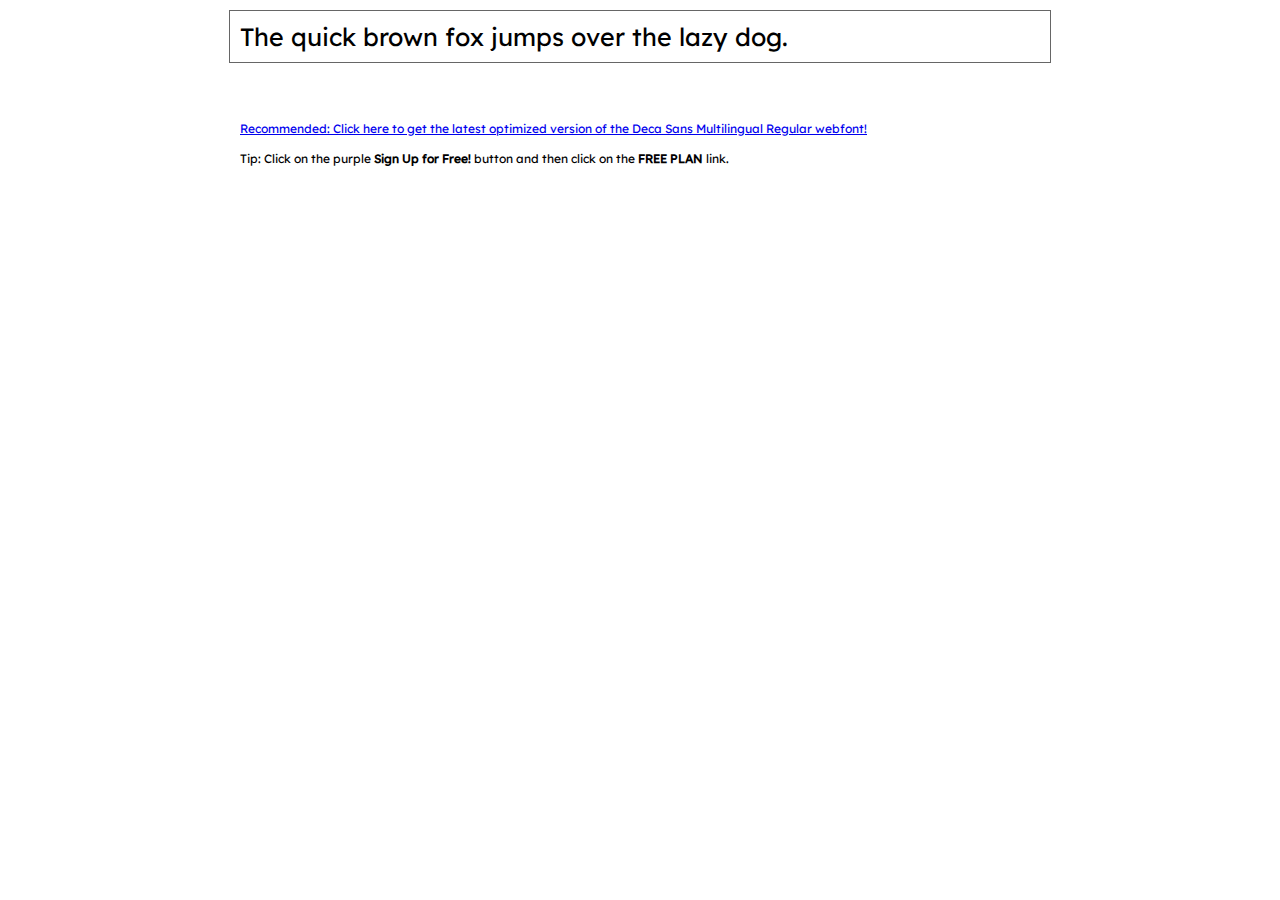
<file: bangolufsen/the-fathers-day/font/LexendDeca-Regular/demo.html>
<!DOCTYPE html PUBLIC "-//W3C//DTD XHTML 1.0 Transitional//EN" "http://www.w3.org/TR/xhtml1/DTD/xhtml1-transitional.dtd">
<html xmlns="http://www.w3.org/1999/xhtml">
<head>
	<meta http-equiv="Content-Type" content="text/html; charset=utf-8" />
	<title>@font-face Demo</title>
	<link rel="stylesheet" href="fonts.css" type="text/css" charset="utf-8" />
	<style type="text/css">
	body {
		background-color:white;
		font-family:Verdana,Tahoma,Arial,Sans-Serif;
		color:black;
		font-size:12px;
	}

	.demo
	{
		font-family:'Conv_LexendDeca-Regular',Sans-Serif;
		width:800px;
		margin:10px auto;
		text-align:left;
		border:1px solid #666;
		padding:10px;
	}

	.hint
	{
		font-family:'Conv_LexendDeca-Regular',Sans-Serif;
		width:800px;
		margin:10px auto;
		text-align:left;
		border:1px;
		padding:10px;
	}
	</style>
</head>
<body>
	<div class="demo" style="font-size:25px">
		The quick brown fox jumps over the lazy dog.
	</div>


	<br>
	<br>
	<div class="hint">
		<a href="http://www.fonts.com/font/paratype/deca-sans/multilingual-regular/web-font?SiteId=64">Recommended: Click here to get the latest optimized version of the Deca Sans Multilingual Regular webfont!</a><br /><br />
		Tip: Click on the purple <strong>Sign Up for Free!</strong> button and then click on the <strong>FREE PLAN</strong> link.
	</div>
</body>
</html>
</file>
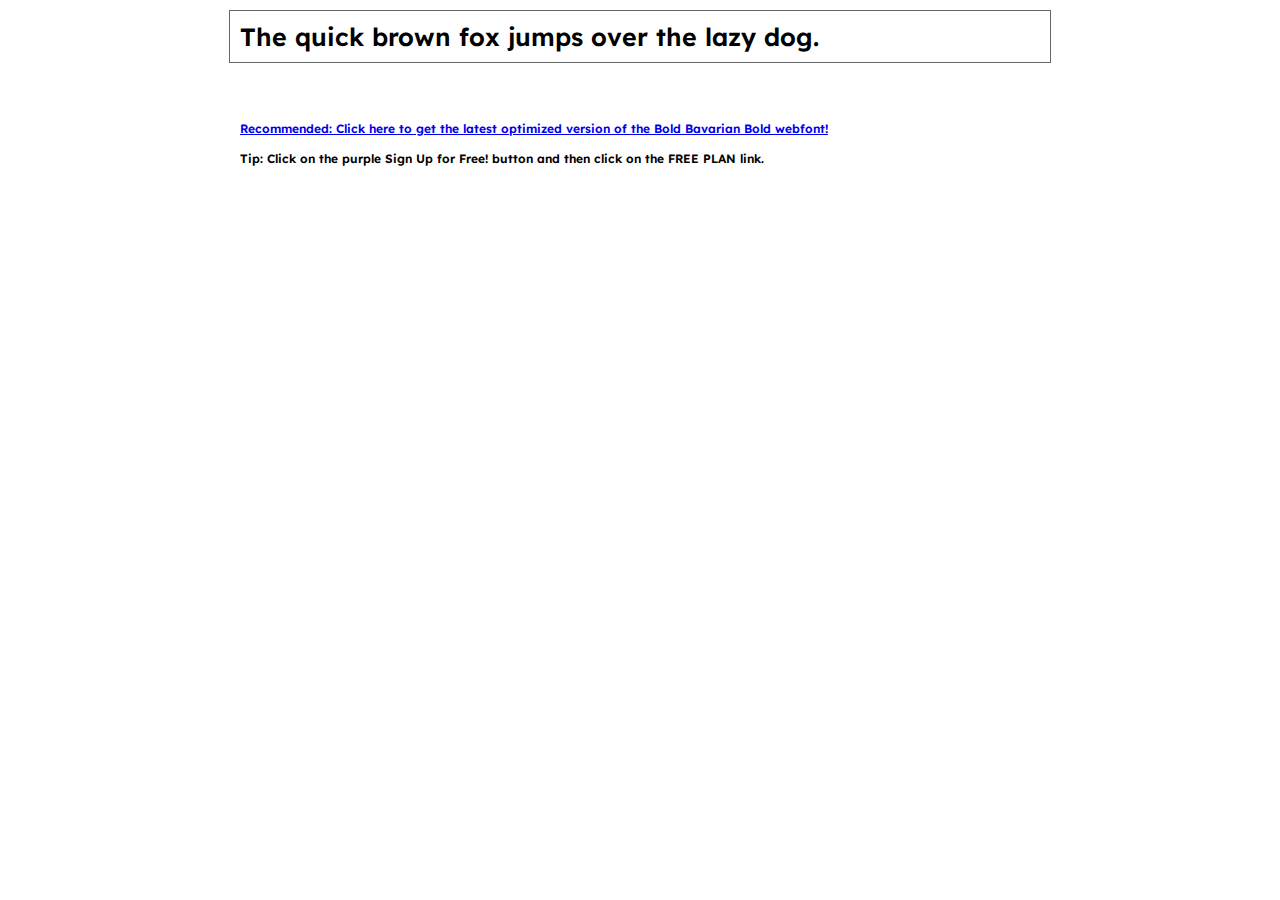
<file: bangolufsen/the-fathers-day/font/LexendDeca-SemiBold/demo.html>
<!DOCTYPE html PUBLIC "-//W3C//DTD XHTML 1.0 Transitional//EN" "http://www.w3.org/TR/xhtml1/DTD/xhtml1-transitional.dtd">
<html xmlns="http://www.w3.org/1999/xhtml">
<head>
	<meta http-equiv="Content-Type" content="text/html; charset=utf-8" />
	<title>@font-face Demo</title>
	<link rel="stylesheet" href="fonts.css" type="text/css" charset="utf-8" />
	<style type="text/css">
	body {
		background-color:white;
		font-family:Verdana,Tahoma,Arial,Sans-Serif;
		color:black;
		font-size:12px;
	}

	.demo
	{
		font-family:'Conv_LexendDeca-SemiBold',Sans-Serif;
		width:800px;
		margin:10px auto;
		text-align:left;
		border:1px solid #666;
		padding:10px;
	}

	.hint
	{
		font-family:'Conv_LexendDeca-SemiBold',Sans-Serif;
		width:800px;
		margin:10px auto;
		text-align:left;
		border:1px;
		padding:10px;
	}
	</style>
</head>
<body>
	<div class="demo" style="font-size:25px">
		The quick brown fox jumps over the lazy dog.
	</div>


	<br>
	<br>
	<div class="hint">
		<a href="http://www.fonts.com/font/wiescher-design/bold-bavarian/bold/web-font?SiteId=64">Recommended: Click here to get the latest optimized version of the Bold Bavarian Bold webfont!</a><br /><br />
		Tip: Click on the purple <strong>Sign Up for Free!</strong> button and then click on the <strong>FREE PLAN</strong> link.
	</div>
</body>
</html>
</file>
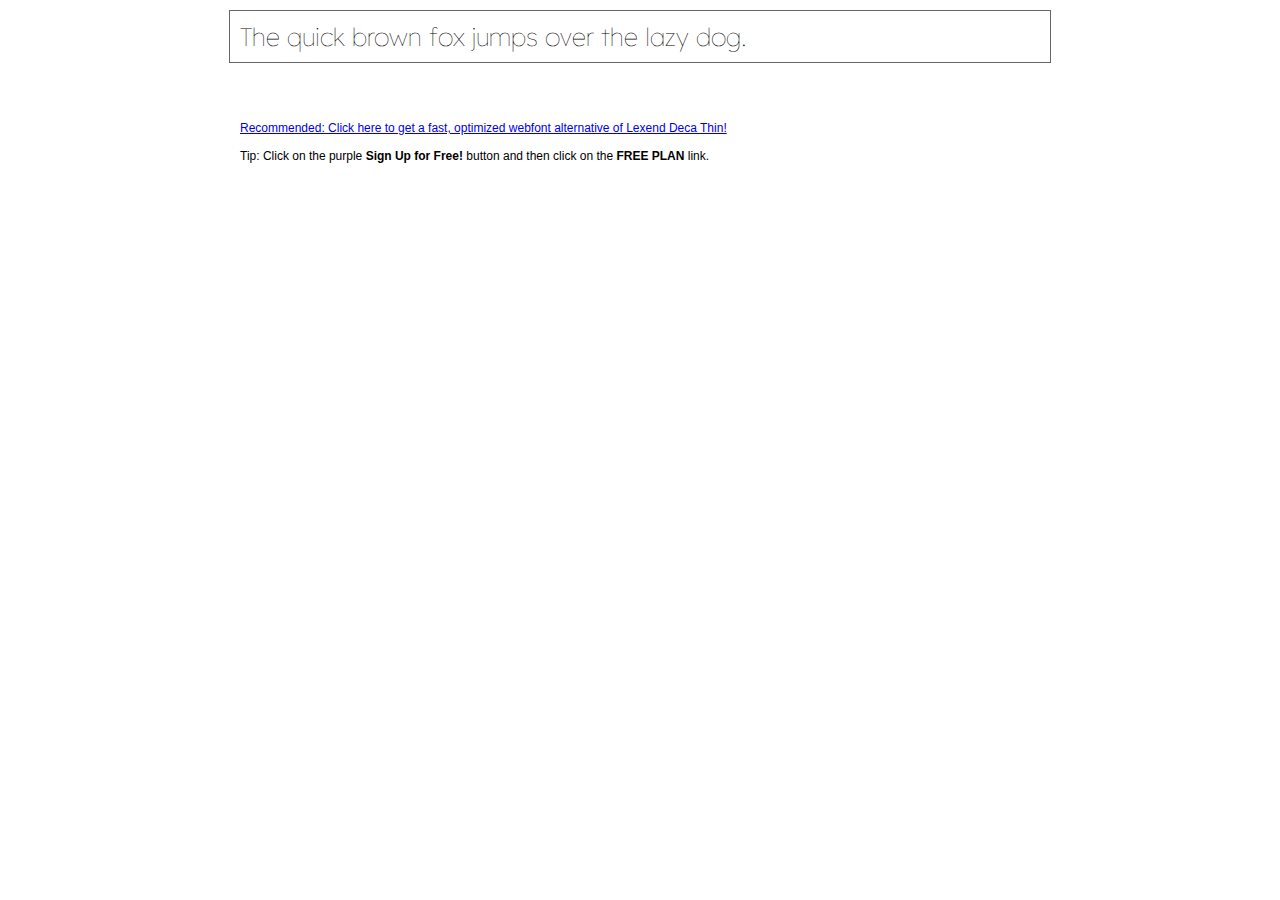
<file: bangolufsen/the-fathers-day/font/LexendDeca-Thin/demo.html>
<!DOCTYPE html PUBLIC "-//W3C//DTD XHTML 1.0 Transitional//EN" "http://www.w3.org/TR/xhtml1/DTD/xhtml1-transitional.dtd">
<html xmlns="http://www.w3.org/1999/xhtml">
<head>
	<meta http-equiv="Content-Type" content="text/html; charset=utf-8" />
	<title>@font-face Demo</title>
	<link rel="stylesheet" href="fonts.css" type="text/css" charset="utf-8" />
	<style type="text/css">
	body {
		background-color:white;
		font-family:Verdana,Tahoma,Arial,Sans-Serif;
		color:black;
		font-size:12px;
	}

	.demo
	{
		font-family:'Conv_LexendDeca-Thin',Sans-Serif;
		width:800px;
		margin:10px auto;
		text-align:left;
		border:1px solid #666;
		padding:10px;
	}

	.hint
	{
		font-family:'Conv_Sansus Webissimo-Regular',Sans-Serif;
		width:800px;
		margin:10px auto;
		text-align:left;
		border:1px;
		padding:10px;
	}

	</style>
</head>
<body>
	<div class="demo" style="font-size:25px">
		The quick brown fox jumps over the lazy dog.
	</div>

	<br>
	<br>
	<div class="hint">
		<a href="http://www.font2web.com/searchfreewebfont.php?Lexend+Deca+Thin">Recommended: Click here to get a fast, optimized webfont alternative of Lexend Deca Thin!</a><br><br>
		Tip: Click on the purple <strong>Sign Up for Free!</strong> button and then click on the <strong>FREE PLAN</strong> link.
	</div>

</body>
</html>
</file>
<file: adobe-page/letter-1/css/main.css>
* {
    box-sizing: border-box;
	font-family: 'adobe-clean', "Helvetica Neue", Arial, Helvetica, 'sans-serif';
}

/*
* {
	padding: 0;
	margin: 0;
	border: 0;
}

*,*:before,*after {
	-moz-box-sizing: border-box;
	-webkit-box-sizing: border-box;
	box-sizing: border-box;
}

:focus,:active {outline: none;}
a:focus,a:active {outline: none;}

nav,footer,header,aside {display: block;}

html,body {
	height: 100%;
	width: 100%;
	font-size: 100%;
	line-height: 1;
	font-size: 14px;
	ms-text-size-adjust: 100%;
	moz-text-size-adjust: 100%;
	webkit-text-size-adjust: 100%;
}

input, button, textarea {
	font-family: inherit;
}

input:: -ms-clear{display: none;}
button {cursor: pointer;}
button:: -moz-focus-inner {padding:0; border:0;}
a, a:visited {text-decoration: none;}
a:hover {text-decoration: none;}
ul li {list-style: none;}
img {vertical-align: top;}

h1,h2,h3,h4,h5,h6 {
	font-size: inherit;
	font-weight: 400;
}
*/


body {
	width: 600px;
	margin-left: auto;
  	margin-right: auto;
  	background: #efefef;
}


ul.header {
	text-align: right;
} 

.header li {
	  display: inline;
	  font-size: 12px;
	  color: grey;
}

main {
	background: #fff;
	margin-bottom: 10px;
}

div.top-container {
	display: flex;
    justify-content: space-between;
    padding: 20px;
}

.top-container :first-child {
	margin-top: auto;
	margin-bottom: auto;
}

.top-container :nth-child(2) {
	border-left: 1px solid red;
	height: 45px;
	margin: 0px 20px 0px auto;
}

h1 {
	font-size: 22px;
	font-weight: 100;
	font-style: italic;
	margin-top: auto;
	margin-bottom: auto;

}

figure {
	margin: 0px;
	text-align: center;
	margin-bottom: 40px;
}

.section {
	padding: 0 50px;
	margin-bottom: 50px;
}

.section :first-child {
	font-style: italic;
	font-weight: 100;
	font-size: 20px;
	color: #333333;
	margin-top: 0;
	margin-bottom: 5px;
}

h2 {
	font-weight: 300;
	font-size: 24px;
	color: #333333;
	margin-top: 0;
	margin-bottom: 20px;
}

hr {
	border: none;
	height: 1px;
	width: 45px;
	background: red;
	margin-top: 0px;
	margin-bottom: 30px;
}

.section :nth-child(4) {
	font-weight: 300;
	font-size: 14px;
	color: #333333;
	margin: 0;
}

.flex-container {
	display: flex;
	padding: 0 50px 35px 50px; 
	align-items: center;
}

.flex-item-left {
	flex: 48%;

}

h3 {
	font-weight: normal;
	font-size: 24px;
	font-weight: 300;
	color: #FA0F00;
	margin-top: 0;
	margin-bottom: 20px;
}

.flex-item-left :nth-child(2) {
	font-weight: 100;
	font-style: italic;
	font-size: 24px;
	color: #333333;
	font-family: "Helvetica Neue";
	margin-top: 0;
	margin-bottom: 20px;

}

button {
	background-color: #000000;
	border: none;
	color: #ffffff;
	padding: 8px 20px;
	text-align: center;
	font-size: 14px;
	font-weight: 300;
	width: 200px;
	border-radius: 100px;
}

.flex-item-center {
	flex: 6%;
	border-left: 1px solid red;
	height: 200px;
}

.flex-item-right {
	flex: 46%;
}

h4 {
	font-size: 14px;
	color: #fa0f00;
	font-weight: 300;
	margin-top: 0;
	margin-bottom: 25px;
}

.flex-item-right :nth-child(2) {
	font-size: 14px;
	margin-top: 0;
	margin-bottom: 25px;
}

.flex-item-right :nth-child(3) {
	font-size: 14px;
	color: #333333;
	margin-top: 0;
	margin-bottom: 0;
}

.socnetwork {
	display: flex;
	justify-content: flex-end;
	align-items: center;
	margin-bottom: 40px;
	margin-top: 20px;

}

.socnetwork :first-child {
	font-size: 12px;
	font-weight: normal;
	color: #999999;
	vertical-align: middle;
	margin-top: 0;
	margin-bottom: 0;
}

ul.icon-socnetwork {
	list-style: none;
	display: flex;
	align-items: center;
	padding-left: 10px;
	margin-right: 10px;
	margin-top: 0;
	margin-bottom: 0;

}

.icon-socnetwork img {
	width: 16px;
	margin-right: 10px;
}

.text-footer {
	font-size: 12px;
	font-weight: normal;
	color: #999999;
	text-align: left;
	line-height: 18px;
	margin-top: 0;
	margin-bottom: 40px;
	padding-right: 10px;
}
</file>
<file: adobe-page/letter-2/css/main.css>
* {
    box-sizing: border-box;
	font-family: adobe-clean, "Helvetica Neue", Arial, Helvetica, 'sans-serif';
}

body {
	width: 600px;
	margin-left: auto;
	margin-right: auto;
	background: #efefef;
}

ul.headerlink {
	text-align: right;
}

.headerlink li {
	display: inline;
	font-size: 12px;
	color: grey;
}

main {
	background: #fff;
	margin-bottom: 10px;
}

section.top-main {
	display: flex;
	justify-content: space-between;
	padding: 20px;
	align-items: center;
}

.top-main :first-child {
	height: 30px;
}

.top-main :nth-child(2) {
	border-left: 1px solid red;
	height: 45px;
	margin: 0 20 0 auto;
}

h1 {
	font-size: 22px;
	font-style: italic;
	font-weight: 100;
	margin: 0;
}

picture {
	display: block;
	text-align: center;
	margin-bottom: 40px;
}

section.center-top-main {
	padding: 0 50px;
	margin-bottom: 30px;
}

h2 { 
	font-size: 24px;
	font-weight: 400;
	color: #333333;
	 }

hr {
	border: none;
	border-top: 1px solid #333333;
}

p {
	font-size: 14px;
	font-weight: 300;
	color: #333333;
}

.center-top-main :nth-child(4) {
	margin-bottom: 30px;
}

ul.center-buttom-main {
	font-size: 14px;
	font-weight: 300;
	color: #333333;
	margin-bottom: 30px;
	padding-left: 15px;
}

.center-buttom-main span {
	font-weight: 600;
}

div.flex-container {
	display: flex;
}

h3 {
	font-size: 24px;
	font-weight: 300;
	color: #FA0F00;
}

.flex-item-left p {
	font-size: 24px;
	font-style: italic;
	font-weight: 100;
	color: #333333;
}

button {
	background-color: #000000;
	border: none;
	text-align: center;
	color: #ffffff;
	font-size: 14px;
	font-weight: 300;
	width: 200px;
	padding: 8px 20px;
	border-radius: 100px;
}

.flex-item-right {
	list-style-type: none;
	font-size: 14px;
	font-weight: 300;
}

h4 {
	font-weight: 300;
	color: #fa0f00;
}

.flex-item-right span {
	display: block;
	font-weight: 600;
}

.flex-item-right :nth-child(2) {
	padding-bottom: 20px;
}

section.bottom-main {
	padding: 0px 50px 50px 50px;
}

h5 {
	margin: 40px 0 10px 0;
	font-size: 16px;
	color: #333333;
}

.bottom-main :nth-child(3) {
	margin-bottom: 30px;
}

.bottom-main button {
	display: block;
	margin: 0 auto;
}

.logo-adobe {
	width: 40px;
}

div.socnetwork {
	display: flex;
	justify-content: flex-end;
	align-items: center;
	margin-top: 20px;
	margin-bottom: 40px;
}

ul.icon-socnetwork {
	list-style: none;
	display: flex;
	padding-left: 0px;
	font-size: 12px;
	color: #999999;
	margin: 0px;
}


.icon-socnetwork img {
	width: 16px;
	margin-left: 10px;
}

footer p {
	font-size: 12px;
	color: #999999;
	line-height: 18px;
	margin-top: 0;
}
</file>
<file: bangolufsen/never-cutting-corners/css/style.css>
* {
    box-sizing: border-box;
    font-family: beosupreme, Helvetica, LexendDeca-Regular;
}

body {
    background: #f2f2f2;
    width: 600px;
    margin: 0 auto;
}

header a {
    display: block;
    margin-bottom: 0px;
}

header img {
    width: 600px;
}

.main-top {
    background: #111111;
    text-align: center;
    padding-bottom: 0px;
}


.title-first {
    color: #ffffff;
    padding: 0 40px;
}

.h1 {
    font-size: 24px;
    font-weight: normal;
    padding: 30px 0 20px;
    margin: 0;
}   

.p {
    font-size: 16px;
    margin: 0;
    padding: 0 0 30px;
    line-height: 24px;

}

.button-yelow {
    background: #ffc356;
    border: none;
    color: #000000;
    font-size: 16px;
    font-weight: 500px;
    border-radius: 50px;
    letter-spacing: 0.1px;
    width: 240px;
    padding: 10px 20px;
    transition: all 0.5s ease;
    margin-bottom: 40px;
}

.title-body {
    text-align: center;
    padding: 0 40px;
    background: #ffffff;
}

.title-body p {
    color: #737373;
}

.title-body p {
    padding-bottom: 60px;
}

.section__container {
    display: flex;
}


.item-img img {
    width: 300px;
}


.item-text {
    background: #ebe8e5;
    display: table;
    text-align: center;
    width: 300px;
}

.item-title {
    display: table-cell;
    vertical-align: middle;
}


.item-title button {
    width: 220px;
    padding: 10px 20px;
    border-radius: 50px;
    background-color: #ebe8e5;
    border: 1px solid #000000;
    font-size: 16px;
    font-weight: 500;
}

.footer {
    background: #000000;

}

.map-container {
    text-align: center;
}

.map-container img {
    width: 110px;
    display: block;
    margin: 0 auto;
    padding-top: 30px;
    padding-bottom: 30px;
}

.map-container button {
    margin-bottom: 60px;
}

.hr {
    border: none;
    border-top: 0.5px solid #ffffff;
}

.utp {
}

.utp-body {
    padding-top: 30px;
}

.utp__row {
    display: flex;
}

.utp__column {
    flex: 0 0 33.333%;
    padding: 0 15px;
}

.item-utp {
    text-align: center;
}

.item-utp__icon img{
    width: 40px;
    padding-bottom: 20px;
}

.item-utp__text {
    color: #ffffff;
    margin-bottom: 50px;
    font-size: 10px;
}

.logo-title {
    display: flex;
    padding-top: 40px;
}

.logo-title img {
    width: 60px;
    display: block;
    margin: 0px 200px 0 60px;

}

h2 {
    color: white;
    font-size: 20px;
    margin: 0 0 60px 0;
    line-height: 28px;
    font-weight: normal;
}
</file>
<file: bangolufsen/the-fathers-day/css/main.css>
* {
    box-sizing: border-box;
    font-family: beosupreme, Helvetica, LexendDeca-Regular;
}

@font-face {
	font-family: 'LexendDeca-Regular';
	src: url('../font/LexendDeca-Regular/fonts/LexendDeca-Regular.eot');
	src: local('☺'), url('../font/LexendDeca-Regular/fonts/LexendDeca-Regular.woff') format('woff'), url('../font/LexendDeca-Regular/fonts/LexendDeca-Regular.ttf') format('truetype'), url('../font/LexendDeca-Regular/fonts/LexendDeca-Regular.svg') format('svg');
	font-weight: normal;
	font-style: normal;
}

body {
	width: 600px;
	margin: 0 auto ;
	background: #f2f2f2;
}	

header img {
	display: block;
	width: 600px;
}

div.first-container {
	background: #111111;
	padding: 0px 0 1px 0;


}

h4 {
	margin-top: 0;
	margin-bottom: 20px;
	padding-top: 80px;
	font-size: 12px;
	font-weight: 700px;
	color: #ffffff;
	text-align: center;
}

h1 {
	font-size: 30px;
	color: #ffffff;
	text-align: center;
}

p {
	font-size: 16px;
	line-height: 24px;
	color: #ffffff;
	text-align: center;
	padding-left: 40px;
	padding-right: 40px;
	margin-bottom: 40px;
}

button.discover {
	display: block;
	margin: 0px auto 10px;
	border: none;
	background-color: rgb(255, 196, 87);
	color: white;
	font-size: 16px;
	font-weight: 500;
	letter-spacing: 0.1px;
	border-radius: 50px;
	width: 240px;
	padding: 10px 20px;
	transition: all 0.5s ease;
}

.discover:hover {
	background: #fff;
	color: #ffc356;
}

button.experience {
	display: block;
	margin: 0 auto 60px;
	border: 2px solid rgb(39, 39, 39);
	font-size: 16px;
	font-weight: 500;
	letter-spacing: 0.1px;
	border-radius: 50px;
	width: 240px;
	padding: 10px 20px;
	transition: all 0.5s ease;
}

.experience:hover {
	color: #ffc356;
}

.first-container img {
	width: 540px;
	display: block;
	margin: 0 auto;

}

.first-container p {
	padding-top: 20px;
}

.first-container :nth-child(8) {
	display: block;
	margin: 40 auto 50px;
	border: none;
	background-color: rgb(255, 196, 87);
	font-size: 16px;
	font-weight: 500;
	letter-spacing: 0.1px;
	border-radius: 50px;
	width: 240px;
	padding: 10px 20px;
}

div.last-container {
	background: #add5bb;
	padding: 0 0 1px;

}

h2 {
	margin-top: 0px;
	padding-top: 40px;
	text-align: center;
	color: white;
}

.last-container button {
	display: block;
	margin: 10px auto 50px;
	border: none;
	font-size: 16px;
	font-weight: 500;
	letter-spacing: 0.1px;
	border-radius: 50px;
	width: 240px;
	padding: 10px 20px;
}

footer {
	background: #111111;
}

footer img {
	width: 110;
	display: block;
	padding-top: 60px;
	margin: 0 auto 30px;
	text-align: center;

}

footer button {
	display: block;
	margin: 0 auto 50px;
	border: none;
	background-color: rgb(255, 196, 87);
	font-size: 16px;
	font-weight: 500;
	letter-spacing: 0.1px;
	border-radius: 50px;
	width: 240px;
	padding: 10px 20px;

}

hr {
	border: none;
	border-top: 0.5px solid #ffffff;
}

ul.un-sell-propos {
	display: flex;
	justify-content: space-between;
	list-style-type: none;
	padding-left: 0;
	margin-bottom: 40px;
}

.un-sell-propos li {
	width: 200px;
}

.un-sell-propos img {
	width: 40px;
	padding-top: 20px;
	margin-bottom: 20px;

}

.un-sell-propos p {
	font-size: 10px;
	margin-bottom: 5px;
	line-height: 13px;

}

.container-logo {
	display: flex;
	padding-top: 40px;
	margin-bottom: 40px;
}

.container-logo img {
	display: block;
	width: 32px;
	margin: 0px 260px 0 20px;
	padding: 0 ;

}

h3  {
	font-size: 20px;
	font-weight: normal;
	margin: 0;
	color: white;
	line-height: 28px;
}

.container-buttom-links {
	display: flex;
	margin-top: 20px;
	margin-bottom: 20px;
}

.container-buttom-links p {
	width: 300px;
	font-size: 13px;
	text-align: center;
	margin: 0;
	padding: 0;
}

ul.container-icon-socnetwork {
	display: flex;
	justify-content: center;
	list-style-type: none;
	padding: 0 ;
	margin: 0 0 20px 0;
}

.container-icon-socnetwork img {
	width: 36px;
	padding: 0;
	margin: 0 8px 0 8px;
}

.container-footer-buttom p{
	font-size: 10px;
	line-height: 13px;
	margin: 0 0 20px 0;

}

.container-footer-buttom a{
	display: block;
	font-size: 13px;
	text-align: center;
	color: white;
	margin-bottom: 20px;
}
</file>
<file: bangolufsen/the-fathers-day/font/LexendDeca-Black/fonts.css>
/** Generated by FG **/
@font-face {
	font-family: 'Conv_LexendDeca-Black';
	src: url('fonts/LexendDeca-Black.eot');
	src: local('☺'), url('fonts/LexendDeca-Black.woff') format('woff'), url('fonts/LexendDeca-Black.ttf') format('truetype'), url('fonts/LexendDeca-Black.svg') format('svg');
	font-weight: normal;
	font-style: normal;
}
</file>
<file: bangolufsen/the-fathers-day/font/LexendDeca-Bold/fonts.css>
/** Generated by FG **/
@font-face {
	font-family: 'Conv_LexendDeca-Bold';
	src: url('fonts/LexendDeca-Bold.eot');
	src: local('☺'), url('fonts/LexendDeca-Bold.woff') format('woff'), url('fonts/LexendDeca-Bold.ttf') format('truetype'), url('fonts/LexendDeca-Bold.svg') format('svg');
	font-weight: normal;
	font-style: normal;
}
</file>
<file: bangolufsen/the-fathers-day/font/LexendDeca-ExtraBold/fonts.css>
/** Generated by FG **/
@font-face {
	font-family: 'Conv_LexendDeca-ExtraBold';
	src: url('fonts/LexendDeca-ExtraBold.eot');
	src: local('☺'), url('fonts/LexendDeca-ExtraBold.woff') format('woff'), url('fonts/LexendDeca-ExtraBold.ttf') format('truetype'), url('fonts/LexendDeca-ExtraBold.svg') format('svg');
	font-weight: normal;
	font-style: normal;
}
</file>
<file: bangolufsen/the-fathers-day/font/LexendDeca-ExtraLight/fonts.css>
/** Generated by FG **/
@font-face {
	font-family: 'Conv_LexendDeca-ExtraLight';
	src: url('fonts/LexendDeca-ExtraLight.eot');
	src: local('☺'), url('fonts/LexendDeca-ExtraLight.woff') format('woff'), url('fonts/LexendDeca-ExtraLight.ttf') format('truetype'), url('fonts/LexendDeca-ExtraLight.svg') format('svg');
	font-weight: normal;
	font-style: normal;
}
</file>
<file: bangolufsen/the-fathers-day/font/LexendDeca-Light/fonts.css>
/** Generated by FG **/
@font-face {
	font-family: 'Conv_LexendDeca-Light';
	src: url('fonts/LexendDeca-Light.eot');
	src: local('☺'), url('fonts/LexendDeca-Light.woff') format('woff'), url('fonts/LexendDeca-Light.ttf') format('truetype'), url('fonts/LexendDeca-Light.svg') format('svg');
	font-weight: normal;
	font-style: normal;
}
</file>
<file: bangolufsen/the-fathers-day/font/LexendDeca-Medium/fonts.css>
/** Generated by FG **/
@font-face {
	font-family: 'Conv_LexendDeca-Medium';
	src: url('fonts/LexendDeca-Medium.eot');
	src: local('☺'), url('fonts/LexendDeca-Medium.woff') format('woff'), url('fonts/LexendDeca-Medium.ttf') format('truetype'), url('fonts/LexendDeca-Medium.svg') format('svg');
	font-weight: normal;
	font-style: normal;
}
</file>
<file: bangolufsen/the-fathers-day/font/LexendDeca-Regular/fonts.css>
/** Generated by FG **/
@font-face {
	font-family: 'Conv_LexendDeca-Regular';
	src: url('fonts/LexendDeca-Regular.eot');
	src: local('☺'), url('fonts/LexendDeca-Regular.woff') format('woff'), url('fonts/LexendDeca-Regular.ttf') format('truetype'), url('fonts/LexendDeca-Regular.svg') format('svg');
	font-weight: normal;
	font-style: normal;
}
</file>
<file: bangolufsen/the-fathers-day/font/LexendDeca-SemiBold/fonts.css>
/** Generated by FG **/
@font-face {
	font-family: 'Conv_LexendDeca-SemiBold';
	src: url('fonts/LexendDeca-SemiBold.eot');
	src: local('☺'), url('fonts/LexendDeca-SemiBold.woff') format('woff'), url('fonts/LexendDeca-SemiBold.ttf') format('truetype'), url('fonts/LexendDeca-SemiBold.svg') format('svg');
	font-weight: normal;
	font-style: normal;
}
</file>
<file: bangolufsen/the-fathers-day/font/LexendDeca-Thin/fonts.css>
/** Generated by FG **/
@font-face {
	font-family: 'Conv_LexendDeca-Thin';
	src: url('fonts/LexendDeca-Thin.eot');
	src: local('☺'), url('fonts/LexendDeca-Thin.woff') format('woff'), url('fonts/LexendDeca-Thin.ttf') format('truetype'), url('fonts/LexendDeca-Thin.svg') format('svg');
	font-weight: normal;
	font-style: normal;
}
</file>
